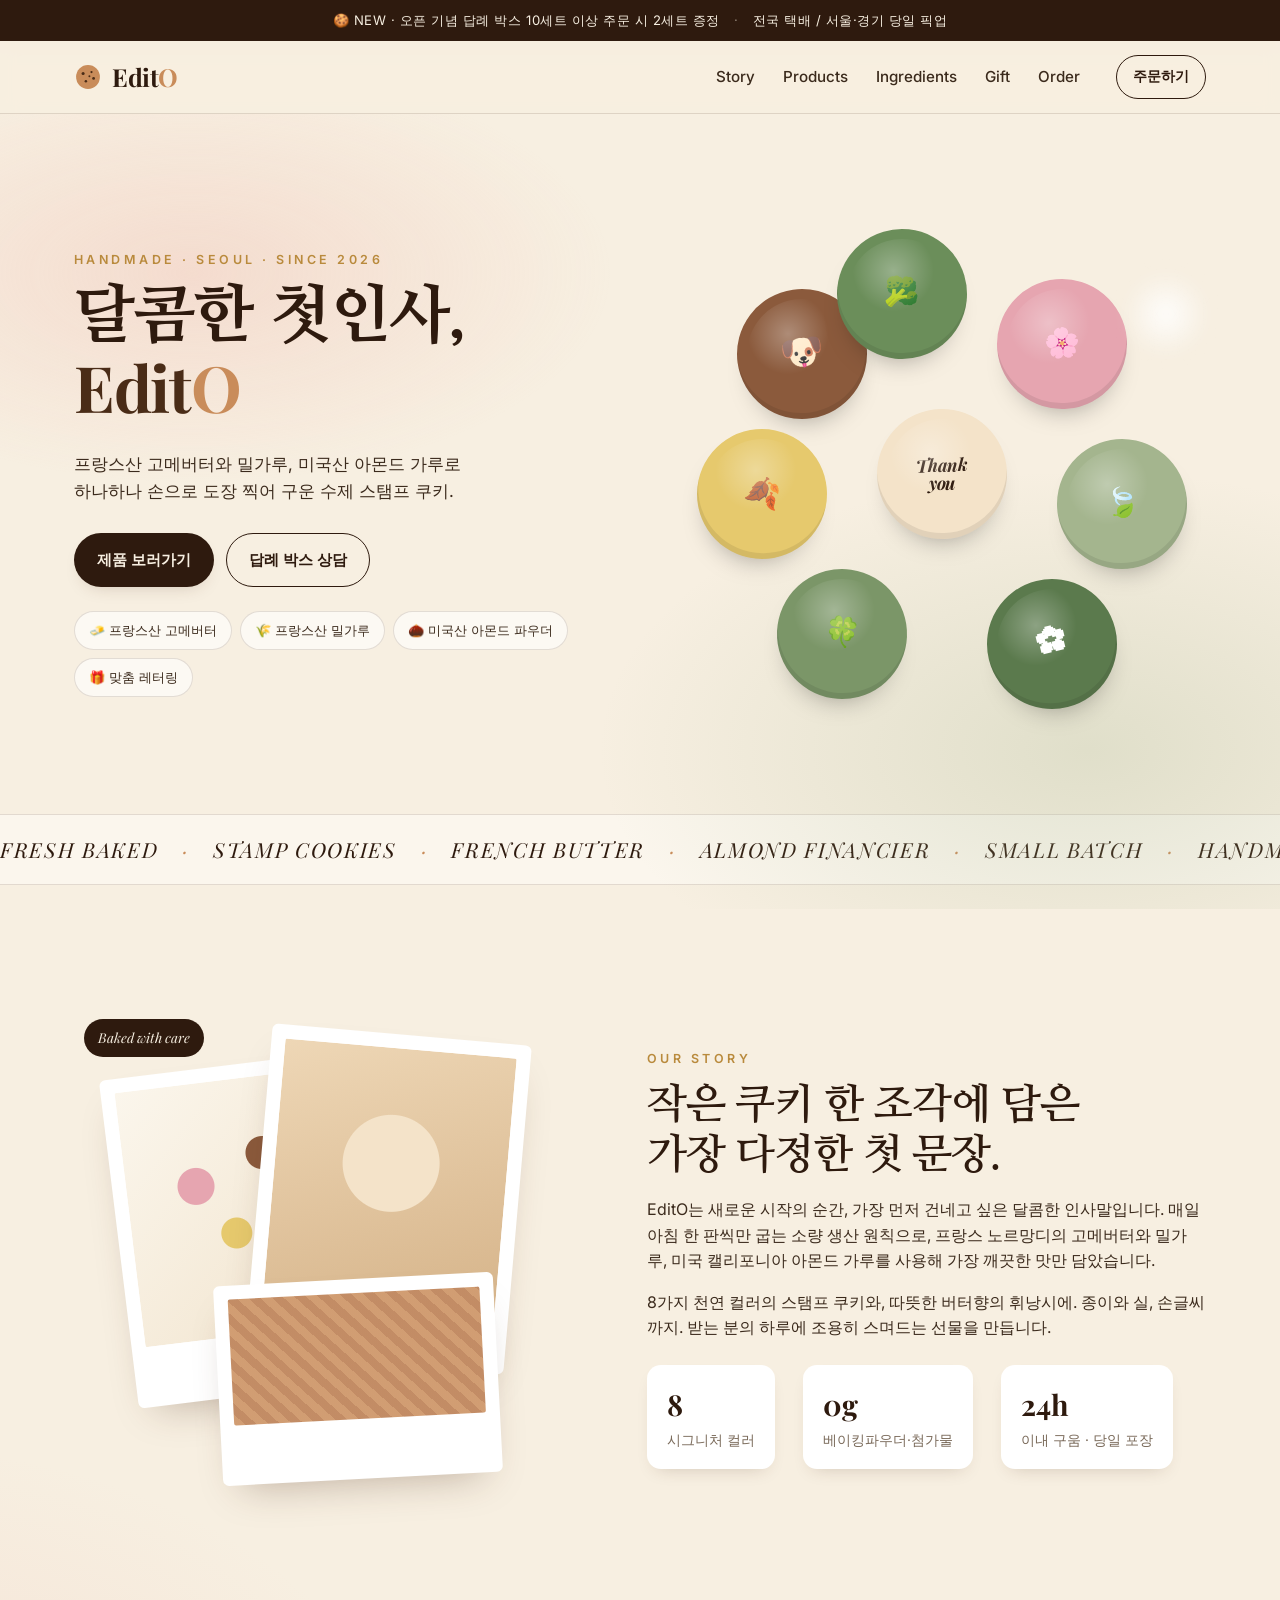
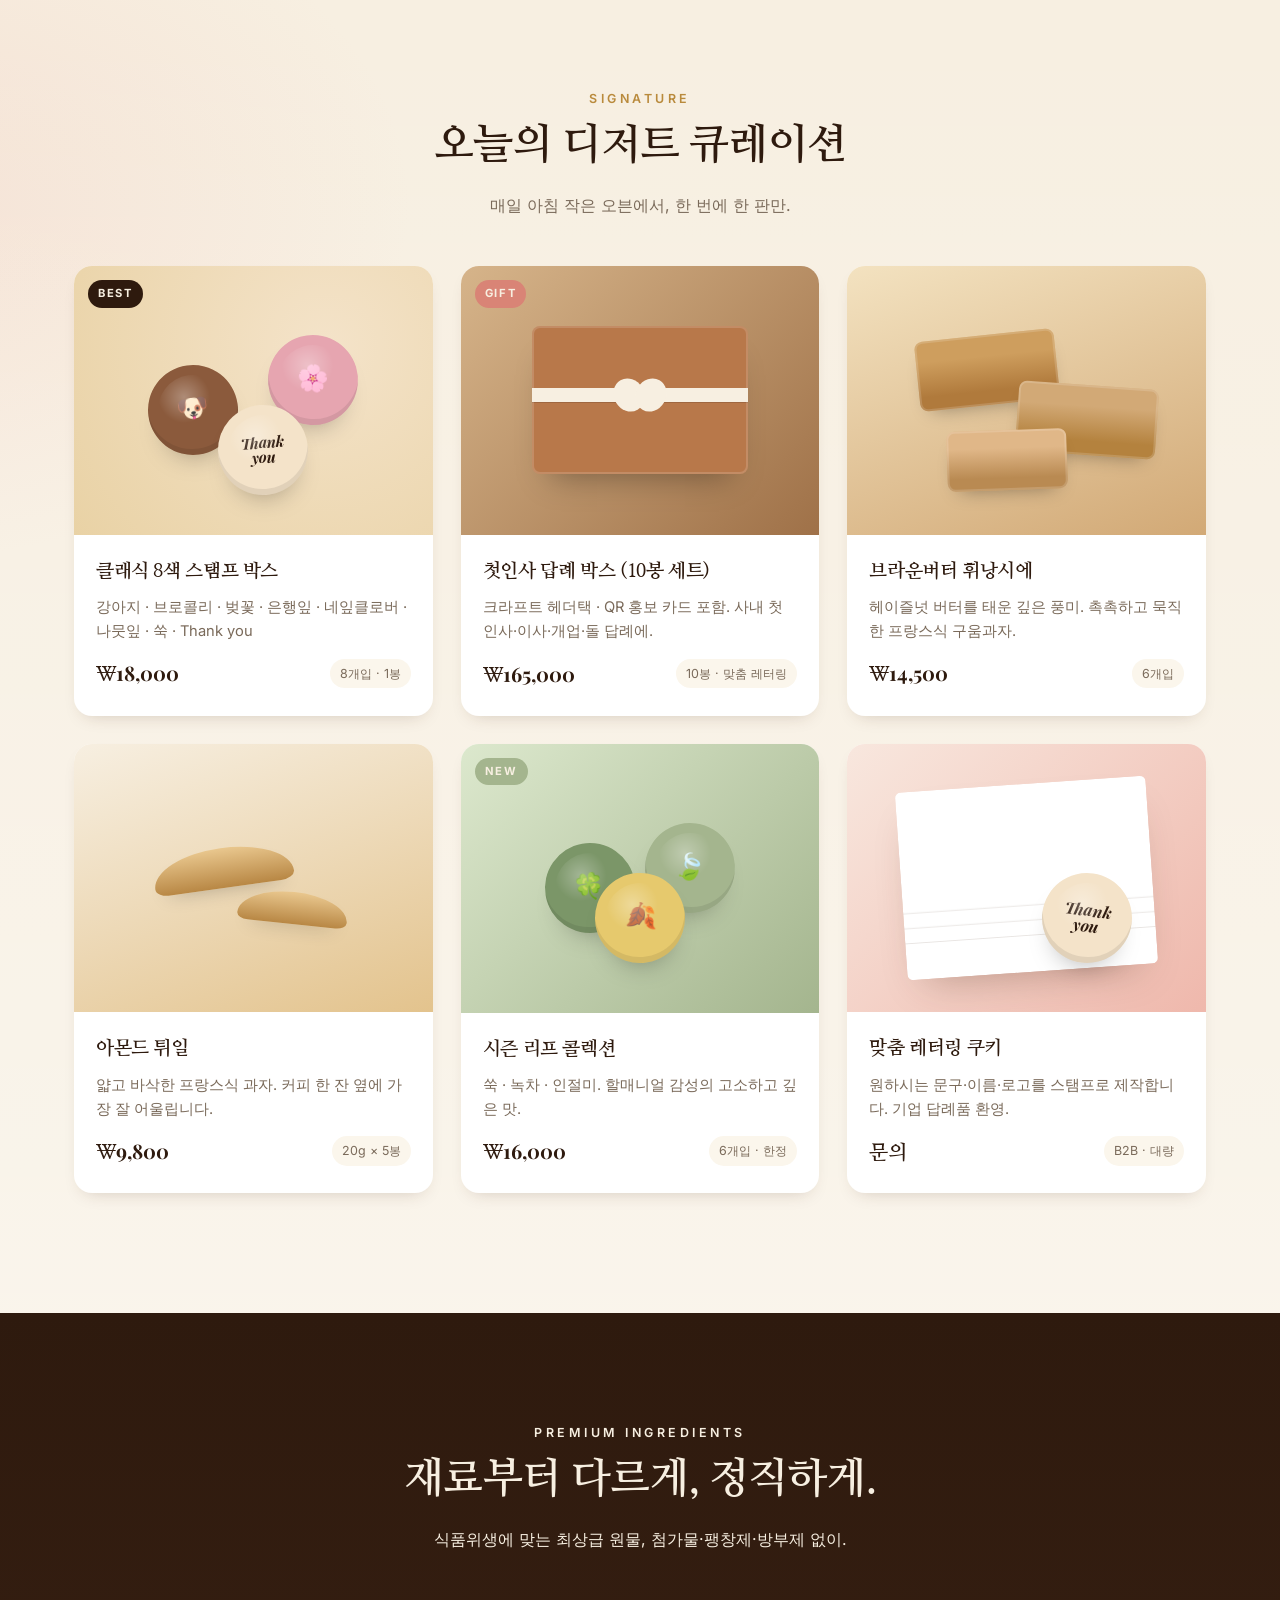
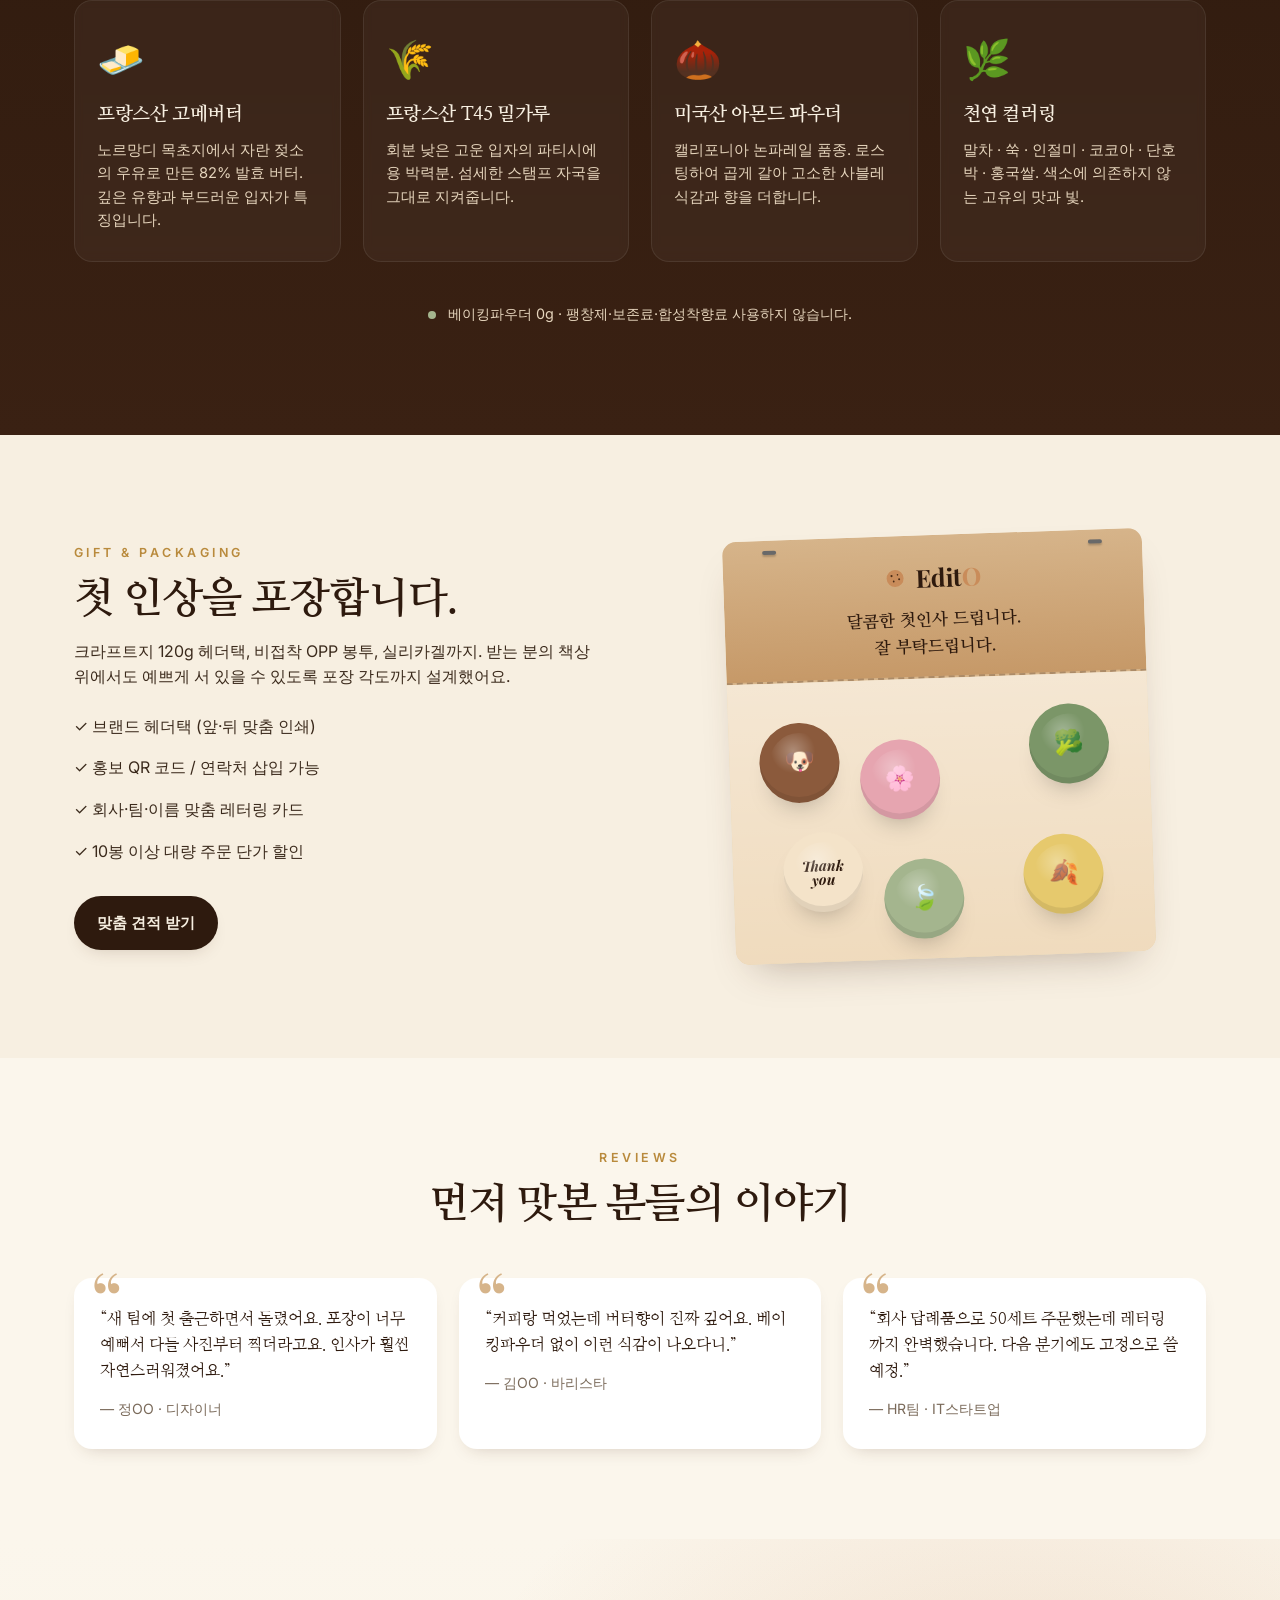
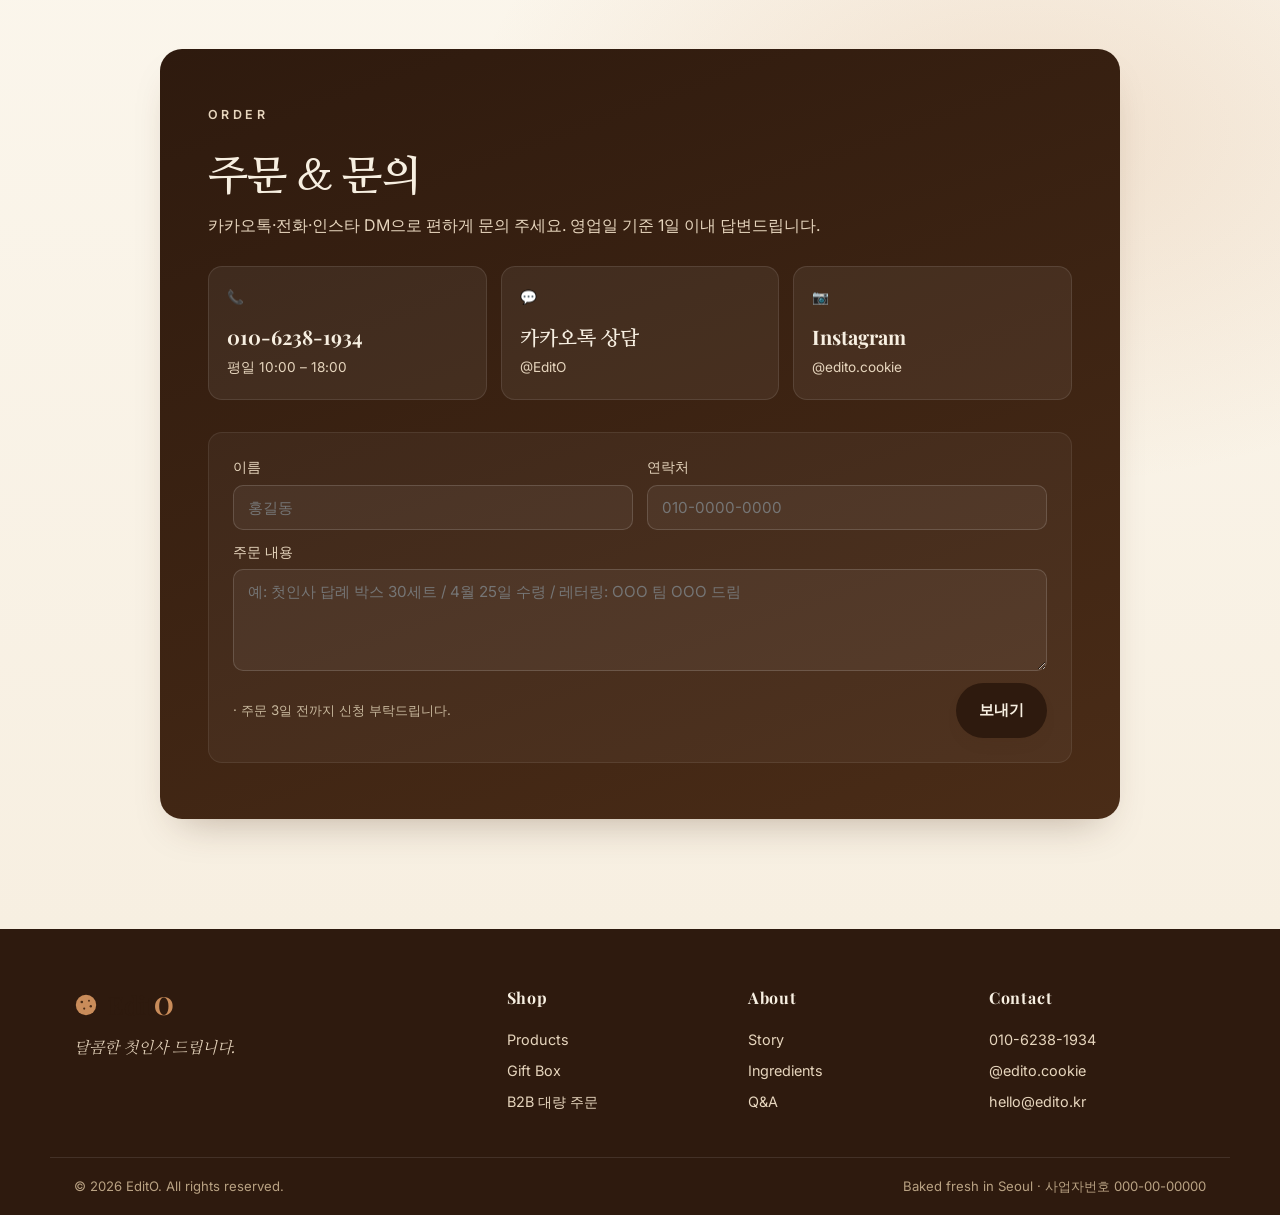
<file: shop/index.html>
<!DOCTYPE html>
<html lang="ko">
<head>
<meta charset="UTF-8" />
<meta name="viewport" content="width=device-width, initial-scale=1.0" />
<title>EditO · 달콤한 첫인사 드립니다</title>
<meta name="description" content="프랑스산 고메버터와 밀가루, 미국산 아몬드 가루로 정성껏 구운 EditO 수제 스탬프 쿠키와 휘낭시에. 달콤한 첫인사를 전하세요." />
<meta property="og:title" content="EditO · 달콤한 첫인사 드립니다" />
<meta property="og:description" content="프랑스산 고메버터 · 밀가루 / 미국산 아몬드 가루로 정성껏 구운 수제 쿠키&휘낭시에" />
<link rel="preconnect" href="https://fonts.googleapis.com">
<link rel="preconnect" href="https://fonts.gstatic.com" crossorigin>
<link href="https://fonts.googleapis.com/css2?family=Gowun+Batang:wght@400;700&family=Nanum+Myeongjo:wght@400;700;800&family=Playfair+Display:ital,wght@0,400;0,600;0,700;1,400&family=Inter:wght@300;400;500;600;700&display=swap" rel="stylesheet">
<link rel="stylesheet" href="style.css" />
</head>
<body>

<!-- ANNOUNCEMENT BAR -->
<div class="announce">
  <div class="announce__inner">
    <span>🍪 NEW · 오픈 기념 답례 박스 10세트 이상 주문 시 2세트 증정</span>
    <span class="announce__dot">·</span>
    <span>전국 택배 / 서울·경기 당일 픽업</span>
  </div>
</div>

<!-- NAV -->
<header class="nav" id="nav">
  <div class="nav__inner">
    <a href="#top" class="brand">
      <span class="brand__mark">
        <svg viewBox="0 0 40 40" width="28" height="28" aria-hidden="true">
          <circle cx="20" cy="20" r="17" fill="#C98C5A"/>
          <circle cx="13" cy="15" r="2.2" fill="#4A2C17"/>
          <circle cx="25" cy="13" r="1.6" fill="#4A2C17"/>
          <circle cx="28" cy="22" r="2" fill="#4A2C17"/>
          <circle cx="17" cy="26" r="1.8" fill="#4A2C17"/>
          <circle cx="22" cy="19" r="1.4" fill="#4A2C17"/>
        </svg>
      </span>
      <span class="brand__name">Edit<span class="brand__o">O</span></span>
    </a>
    <nav class="nav__menu">
      <a href="#story">Story</a>
      <a href="#products">Products</a>
      <a href="#ingredients">Ingredients</a>
      <a href="#gift">Gift</a>
      <a href="#order">Order</a>
    </nav>
    <a href="#order" class="btn btn--ghost btn--sm">주문하기</a>
    <button class="nav__toggle" id="navToggle" aria-label="menu">
      <span></span><span></span><span></span>
    </button>
  </div>
  <div class="nav__mobile" id="navMobile">
    <a href="#story">Story</a>
    <a href="#products">Products</a>
    <a href="#ingredients">Ingredients</a>
    <a href="#gift">Gift</a>
    <a href="#order">Order</a>
  </div>
</header>

<!-- HERO -->
<section class="hero" id="top">
  <div class="hero__bg"></div>
  <div class="hero__inner">
    <div class="hero__text">
      <p class="eyebrow">Handmade · Seoul · Since 2026</p>
      <h1 class="hero__title">
        달콤한 첫인사,<br/>
        <em>Edit<span class="brand__o">O</span></em>
      </h1>
      <p class="hero__lead">
        프랑스산 고메버터와 밀가루, 미국산 아몬드 가루로<br/>
        하나하나 손으로 도장 찍어 구운 수제 스탬프 쿠키.
      </p>
      <div class="hero__cta">
        <a href="#products" class="btn btn--primary">제품 보러가기</a>
        <a href="#gift" class="btn btn--ghost">답례 박스 상담</a>
      </div>
      <ul class="hero__chips">
        <li>🧈 프랑스산 고메버터</li>
        <li>🌾 프랑스산 밀가루</li>
        <li>🌰 미국산 아몬드 파우더</li>
        <li>🎁 맞춤 레터링</li>
      </ul>
    </div>

    <div class="hero__visual">
      <div class="cookie-stack">
        <!-- 8 color cookies -->
        <div class="cookie c-dog"       style="--x:-140px;--y:-120px;--r:-8deg"><span>🐶</span></div>
        <div class="cookie c-brocc"     style="--x:-40px;--y:-180px;--r:6deg"><span>🥦</span></div>
        <div class="cookie c-cherry"    style="--x:120px;--y:-130px;--r:-5deg"><span>🌸</span></div>
        <div class="cookie c-ginkgo"    style="--x:-180px;--y:20px;--r:12deg"><span>🍂</span></div>
        <div class="cookie c-thankyou"  style="--x:0;--y:0;--r:-2deg"><span>Thank<br/>you</span></div>
        <div class="cookie c-leaf"      style="--x:180px;--y:30px;--r:-10deg"><span>🍃</span></div>
        <div class="cookie c-clover"    style="--x:-100px;--y:160px;--r:8deg"><span>🍀</span></div>
        <div class="cookie c-mugwort"   style="--x:110px;--y:170px;--r:-14deg"><span>✿</span></div>
      </div>
      <div class="hero__sparkle"></div>
    </div>
  </div>

  <div class="marquee" aria-hidden="true">
    <div class="marquee__track">
      <span>FRESH BAKED</span><span>·</span>
      <span>STAMP COOKIES</span><span>·</span>
      <span>FRENCH BUTTER</span><span>·</span>
      <span>ALMOND FINANCIER</span><span>·</span>
      <span>SMALL BATCH</span><span>·</span>
      <span>HANDMADE WITH LOVE</span><span>·</span>
      <span>FRESH BAKED</span><span>·</span>
      <span>STAMP COOKIES</span><span>·</span>
      <span>FRENCH BUTTER</span><span>·</span>
      <span>ALMOND FINANCIER</span><span>·</span>
    </div>
  </div>
</section>

<!-- STORY -->
<section class="story" id="story">
  <div class="container story__inner">
    <div class="story__image">
      <div class="frame">
        <div class="frame__tag">Baked with care</div>
        <div class="polaroid polaroid--1"></div>
        <div class="polaroid polaroid--2"></div>
        <div class="polaroid polaroid--3"></div>
      </div>
    </div>
    <div class="story__text">
      <p class="eyebrow">Our Story</p>
      <h2>작은 쿠키 한 조각에 담은<br/>가장 다정한 첫 문장.</h2>
      <p>
        EditO는 새로운 시작의 순간, 가장 먼저 건네고 싶은 달콤한 인사말입니다.
        매일 아침 한 판씩만 굽는 소량 생산 원칙으로, 프랑스 노르망디의 고메버터와
        밀가루, 미국 캘리포니아 아몬드 가루를 사용해 가장 깨끗한 맛만 담았습니다.
      </p>
      <p>
        8가지 천연 컬러의 스탬프 쿠키와, 따뜻한 버터향의 휘낭시에.
        종이와 실, 손글씨까지. 받는 분의 하루에 조용히 스며드는 선물을 만듭니다.
      </p>
      <div class="story__stats">
        <div><strong>8</strong><span>시그니처 컬러</span></div>
        <div><strong>0g</strong><span>베이킹파우더·첨가물</span></div>
        <div><strong>24h</strong><span>이내 구움 · 당일 포장</span></div>
      </div>
    </div>
  </div>
</section>

<!-- PRODUCTS -->
<section class="products" id="products">
  <div class="container">
    <header class="section-head">
      <p class="eyebrow">Signature</p>
      <h2>오늘의 디저트 큐레이션</h2>
      <p class="section-desc">매일 아침 작은 오븐에서, 한 번에 한 판만.</p>
    </header>

    <div class="product-grid">
      <!-- P1 -->
      <article class="product">
        <div class="product__img product__img--classic">
          <div class="cookie-badge">BEST</div>
          <div class="cookie cc"><span>🐶</span></div>
          <div class="cookie cc cc--pink"><span>🌸</span></div>
          <div class="cookie cc cc--cream"><span>Thank<br/>you</span></div>
        </div>
        <div class="product__body">
          <h3>클래식 8색 스탬프 박스</h3>
          <p>강아지 · 브로콜리 · 벚꽃 · 은행잎 · 네잎클로버 · 나뭇잎 · 쑥 · Thank you</p>
          <div class="product__meta">
            <span class="price">₩18,000</span>
            <span class="tag">8개입 · 1봉</span>
          </div>
        </div>
      </article>

      <!-- P2 -->
      <article class="product">
        <div class="product__img product__img--gift">
          <div class="cookie-badge cookie-badge--alt">GIFT</div>
          <div class="ribbon"></div>
          <div class="gift-box"></div>
        </div>
        <div class="product__body">
          <h3>첫인사 답례 박스 (10봉 세트)</h3>
          <p>크라프트 헤더택 · QR 홍보 카드 포함. 사내 첫인사·이사·개업·돌 답례에.</p>
          <div class="product__meta">
            <span class="price">₩165,000</span>
            <span class="tag">10봉 · 맞춤 레터링</span>
          </div>
        </div>
      </article>

      <!-- P3 -->
      <article class="product">
        <div class="product__img product__img--financier">
          <div class="financier"></div>
          <div class="financier financier--2"></div>
          <div class="financier financier--3"></div>
        </div>
        <div class="product__body">
          <h3>브라운버터 휘낭시에</h3>
          <p>헤이즐넛 버터를 태운 깊은 풍미. 촉촉하고 묵직한 프랑스식 구움과자.</p>
          <div class="product__meta">
            <span class="price">₩14,500</span>
            <span class="tag">6개입</span>
          </div>
        </div>
      </article>

      <!-- P4 -->
      <article class="product">
        <div class="product__img product__img--tuile">
          <div class="tuile"></div>
          <div class="tuile tuile--2"></div>
        </div>
        <div class="product__body">
          <h3>아몬드 튀일</h3>
          <p>얇고 바삭한 프랑스식 과자. 커피 한 잔 옆에 가장 잘 어울립니다.</p>
          <div class="product__meta">
            <span class="price">₩9,800</span>
            <span class="tag">20g × 5봉</span>
          </div>
        </div>
      </article>

      <!-- P5 -->
      <article class="product">
        <div class="product__img product__img--seasonal">
          <div class="cookie cc cc--green"><span>🍀</span></div>
          <div class="cookie cc cc--mint"><span>🍃</span></div>
          <div class="cookie cc cc--yellow"><span>🍂</span></div>
          <div class="cookie-badge cookie-badge--new">NEW</div>
        </div>
        <div class="product__body">
          <h3>시즌 리프 콜렉션</h3>
          <p>쑥 · 녹차 · 인절미. 할매니얼 감성의 고소하고 깊은 맛.</p>
          <div class="product__meta">
            <span class="price">₩16,000</span>
            <span class="tag">6개입 · 한정</span>
          </div>
        </div>
      </article>

      <!-- P6 -->
      <article class="product">
        <div class="product__img product__img--letter">
          <div class="letter-card"></div>
          <div class="cookie cc cc--cream"><span>Thank<br/>you</span></div>
        </div>
        <div class="product__body">
          <h3>맞춤 레터링 쿠키</h3>
          <p>원하시는 문구·이름·로고를 스탬프로 제작합니다. 기업 답례품 환영.</p>
          <div class="product__meta">
            <span class="price">문의</span>
            <span class="tag">B2B · 대량</span>
          </div>
        </div>
      </article>
    </div>
  </div>
</section>

<!-- INGREDIENTS -->
<section class="ingredients" id="ingredients">
  <div class="container">
    <header class="section-head section-head--light">
      <p class="eyebrow eyebrow--light">Premium Ingredients</p>
      <h2>재료부터 다르게, 정직하게.</h2>
      <p class="section-desc">식품위생에 맞는 최상급 원물, 첨가물·팽창제·방부제 없이.</p>
    </header>

    <div class="ing-grid">
      <div class="ing">
        <div class="ing__icon">🧈</div>
        <h3>프랑스산 고메버터</h3>
        <p>노르망디 목초지에서 자란 젖소의 우유로 만든 82% 발효 버터. 깊은 유향과 부드러운 입자가 특징입니다.</p>
      </div>
      <div class="ing">
        <div class="ing__icon">🌾</div>
        <h3>프랑스산 T45 밀가루</h3>
        <p>회분 낮은 고운 입자의 파티시에용 박력분. 섬세한 스탬프 자국을 그대로 지켜줍니다.</p>
      </div>
      <div class="ing">
        <div class="ing__icon">🌰</div>
        <h3>미국산 아몬드 파우더</h3>
        <p>캘리포니아 논파레일 품종. 로스팅하여 곱게 갈아 고소한 사블레 식감과 향을 더합니다.</p>
      </div>
      <div class="ing">
        <div class="ing__icon">🌿</div>
        <h3>천연 컬러링</h3>
        <p>말차 · 쑥 · 인절미 · 코코아 · 단호박 · 홍국쌀. 색소에 의존하지 않는 고유의 맛과 빛.</p>
      </div>
    </div>

    <div class="ing-note">
      <span class="dot"></span>
      베이킹파우더 0g · 팽창제·보존료·합성착향료 사용하지 않습니다.
    </div>
  </div>
</section>

<!-- GIFT / PACKAGING -->
<section class="gift" id="gift">
  <div class="container gift__inner">
    <div class="gift__text">
      <p class="eyebrow">Gift & Packaging</p>
      <h2>첫 인상을 포장합니다.</h2>
      <p>
        크라프트지 120g 헤더택, 비접착 OPP 봉투, 실리카겔까지.
        받는 분의 책상 위에서도 예쁘게 서 있을 수 있도록 포장 각도까지 설계했어요.
      </p>
      <ul class="checks">
        <li>✓ 브랜드 헤더택 (앞·뒤 맞춤 인쇄)</li>
        <li>✓ 홍보 QR 코드 / 연락처 삽입 가능</li>
        <li>✓ 회사·팀·이름 맞춤 레터링 카드</li>
        <li>✓ 10봉 이상 대량 주문 단가 할인</li>
      </ul>
      <a href="#order" class="btn btn--primary">맞춤 견적 받기</a>
    </div>
    <div class="gift__visual">
      <div class="pack">
        <div class="pack__header">
          <div class="brand brand--pack">
            <span class="brand__mark brand__mark--sm">
              <svg viewBox="0 0 40 40" width="20" height="20"><circle cx="20" cy="20" r="17" fill="#C98C5A"/><circle cx="13" cy="15" r="2.2" fill="#4A2C17"/><circle cx="25" cy="13" r="1.6" fill="#4A2C17"/><circle cx="28" cy="22" r="2" fill="#4A2C17"/><circle cx="17" cy="26" r="1.8" fill="#4A2C17"/></svg>
            </span>
            <span class="brand__name">Edit<span class="brand__o">O</span></span>
          </div>
          <p class="pack__msg">달콤한 첫인사 드립니다.<br/>잘 부탁드립니다.</p>
          <div class="pack__staple"></div>
          <div class="pack__staple pack__staple--r"></div>
        </div>
        <div class="pack__window">
          <div class="cookie pc"><span>🐶</span></div>
          <div class="cookie pc pc--p"><span>🌸</span></div>
          <div class="cookie pc pc--c"><span>Thank<br/>you</span></div>
          <div class="cookie pc pc--g"><span>🥦</span></div>
          <div class="cookie pc pc--y"><span>🍂</span></div>
          <div class="cookie pc pc--l"><span>🍃</span></div>
        </div>
      </div>
    </div>
  </div>
</section>

<!-- REVIEWS -->
<section class="reviews">
  <div class="container">
    <header class="section-head">
      <p class="eyebrow">Reviews</p>
      <h2>먼저 맛본 분들의 이야기</h2>
    </header>
    <div class="review-grid">
      <blockquote>
        <p>“새 팀에 첫 출근하면서 돌렸어요. 포장이 너무 예뻐서 다들 사진부터 찍더라고요. 인사가 훨씬 자연스러워졌어요.”</p>
        <footer>— 정OO · 디자이너</footer>
      </blockquote>
      <blockquote>
        <p>“커피랑 먹었는데 버터향이 진짜 깊어요. 베이킹파우더 없이 이런 식감이 나오다니.”</p>
        <footer>— 김OO · 바리스타</footer>
      </blockquote>
      <blockquote>
        <p>“회사 답례품으로 50세트 주문했는데 레터링까지 완벽했습니다. 다음 분기에도 고정으로 쓸 예정.”</p>
        <footer>— HR팀 · IT스타트업</footer>
      </blockquote>
    </div>
  </div>
</section>

<!-- ORDER -->
<section class="order" id="order">
  <div class="container order__inner">
    <div class="order__card">
      <p class="eyebrow eyebrow--light">Order</p>
      <h2>주문 & 문의</h2>
      <p>카카오톡·전화·인스타 DM으로 편하게 문의 주세요. 영업일 기준 1일 이내 답변드립니다.</p>

      <div class="order__grid">
        <a class="order__item" href="tel:01062381934">
          <span class="order__icon">📞</span>
          <strong>010-6238-1934</strong>
          <span>평일 10:00 – 18:00</span>
        </a>
        <a class="order__item" href="#">
          <span class="order__icon">💬</span>
          <strong>카카오톡 상담</strong>
          <span>@EditO</span>
        </a>
        <a class="order__item" href="#">
          <span class="order__icon">📷</span>
          <strong>Instagram</strong>
          <span>@edito.cookie</span>
        </a>
      </div>

      <form class="order__form" id="orderForm">
        <div class="row">
          <label>이름<input type="text" name="name" placeholder="홍길동" required></label>
          <label>연락처<input type="tel" name="phone" placeholder="010-0000-0000" required></label>
        </div>
        <label>주문 내용
          <textarea name="message" rows="4" placeholder="예: 첫인사 답례 박스 30세트 / 4월 25일 수령 / 레터링: OOO 팀 OOO 드림" required></textarea>
        </label>
        <div class="row row--submit">
          <small>· 주문 3일 전까지 신청 부탁드립니다.</small>
          <button class="btn btn--primary" type="submit">보내기</button>
        </div>
      </form>
    </div>
  </div>
</section>

<!-- FOOTER -->
<footer class="footer">
  <div class="container footer__inner">
    <div class="footer__brand">
      <div class="brand">
        <span class="brand__mark">
          <svg viewBox="0 0 40 40" width="24" height="24"><circle cx="20" cy="20" r="17" fill="#C98C5A"/><circle cx="13" cy="15" r="2.2" fill="#4A2C17"/><circle cx="25" cy="13" r="1.6" fill="#4A2C17"/><circle cx="28" cy="22" r="2" fill="#4A2C17"/><circle cx="17" cy="26" r="1.8" fill="#4A2C17"/></svg>
        </span>
        <span class="brand__name">Edit<span class="brand__o">O</span></span>
      </div>
      <p>달콤한 첫인사 드립니다.</p>
    </div>
    <div class="footer__cols">
      <div>
        <h4>Shop</h4>
        <a href="#products">Products</a>
        <a href="#gift">Gift Box</a>
        <a href="#order">B2B 대량 주문</a>
      </div>
      <div>
        <h4>About</h4>
        <a href="#story">Story</a>
        <a href="#ingredients">Ingredients</a>
        <a href="#">Q&A</a>
      </div>
      <div>
        <h4>Contact</h4>
        <a href="tel:01062381934">010-6238-1934</a>
        <a href="#">@edito.cookie</a>
        <a href="mailto:hello@edito.kr">hello@edito.kr</a>
      </div>
    </div>
  </div>
  <div class="footer__bottom">
    <span>© 2026 EditO. All rights reserved.</span>
    <span>Baked fresh in Seoul · 사업자번호 000-00-00000</span>
  </div>
</footer>

<script src="script.js"></script>
</body>
</html>
</file>
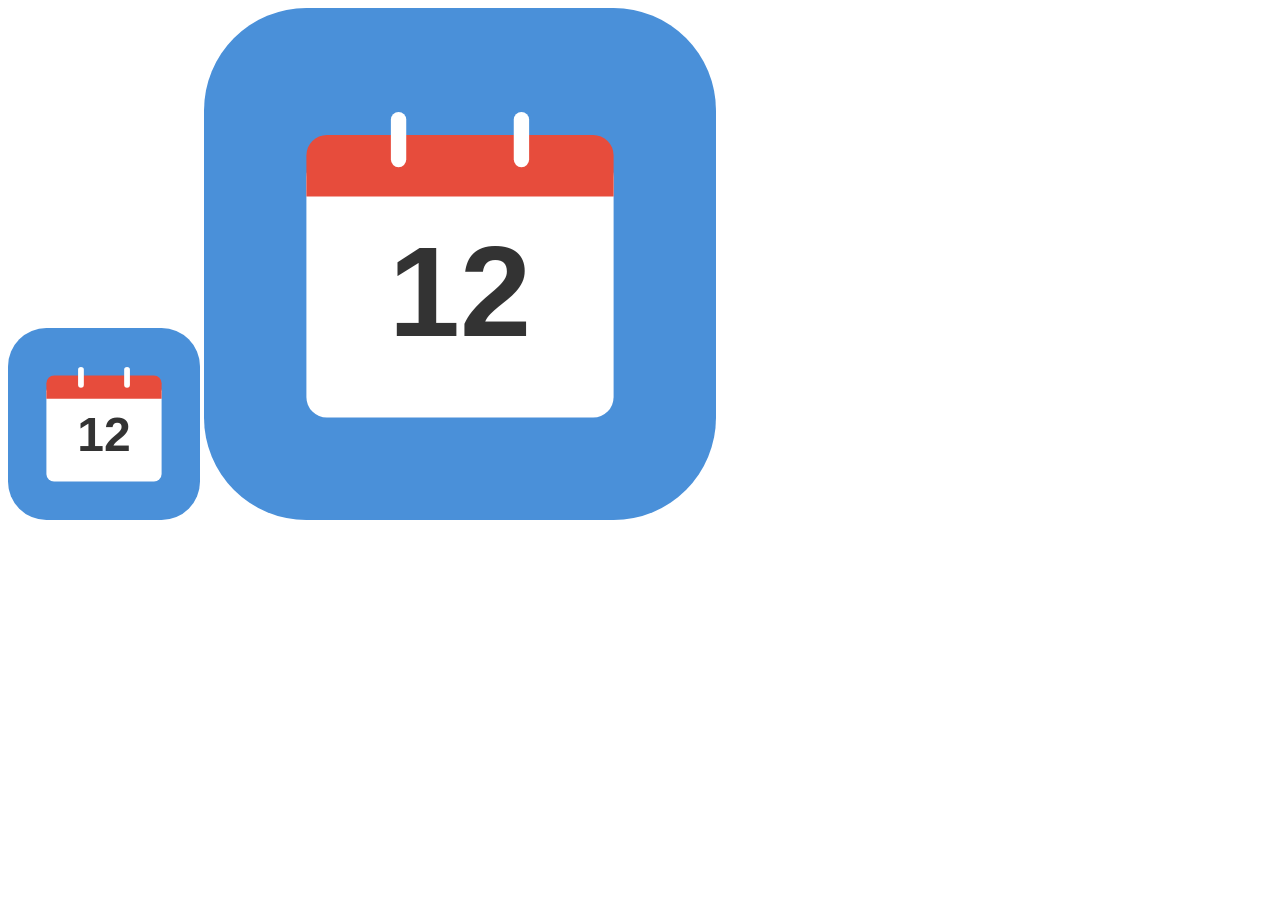
<file: create-icons.html>
<!DOCTYPE html>
<html>
<head><title>아이콘 생성기</title></head>
<body>
<canvas id="c192" width="192" height="192"></canvas>
<canvas id="c512" width="512" height="512"></canvas>
<script>
function drawIcon(canvas) {
    const ctx = canvas.getContext('2d');
    const s = canvas.width;

    // 배경
    ctx.fillStyle = '#4A90D9';
    ctx.beginPath();
    ctx.roundRect(0, 0, s, s, s * 0.2);
    ctx.fill();

    // 캘린더 아이콘
    const m = s * 0.2;
    const w = s - m * 2;
    const h = s - m * 2;

    // 캘린더 몸체
    ctx.fillStyle = 'white';
    ctx.beginPath();
    ctx.roundRect(m, m + h * 0.15, w, h * 0.85, s * 0.04);
    ctx.fill();

    // 캘린더 상단
    ctx.fillStyle = '#E74C3C';
    ctx.beginPath();
    ctx.roundRect(m, m + h * 0.08, w, h * 0.2, [s*0.04, s*0.04, 0, 0]);
    ctx.fill();

    // 고리
    ctx.strokeStyle = 'white';
    ctx.lineWidth = s * 0.03;
    ctx.lineCap = 'round';
    const hookY = m + h * 0.08;
    ctx.beginPath();
    ctx.moveTo(m + w * 0.3, hookY - h * 0.05);
    ctx.lineTo(m + w * 0.3, hookY + h * 0.08);
    ctx.stroke();
    ctx.beginPath();
    ctx.moveTo(m + w * 0.7, hookY - h * 0.05);
    ctx.lineTo(m + w * 0.7, hookY + h * 0.08);
    ctx.stroke();

    // 날짜 텍스트
    ctx.fillStyle = '#333';
    ctx.font = `bold ${s * 0.25}px sans-serif`;
    ctx.textAlign = 'center';
    ctx.textBaseline = 'middle';
    ctx.fillText('12', s / 2, m + h * 0.62);
}

drawIcon(document.getElementById('c192'));
drawIcon(document.getElementById('c512'));

// 다운로드 링크
document.getElementById('c192').toBlob(blob => {
    const a = document.createElement('a');
    a.href = URL.createObjectURL(blob);
    a.download = 'icon-192.png';
    a.click();
});
document.getElementById('c512').toBlob(blob => {
    const a = document.createElement('a');
    a.href = URL.createObjectURL(blob);
    a.download = 'icon-512.png';
    a.click();
});
</script>
</body>
</html>
</file>
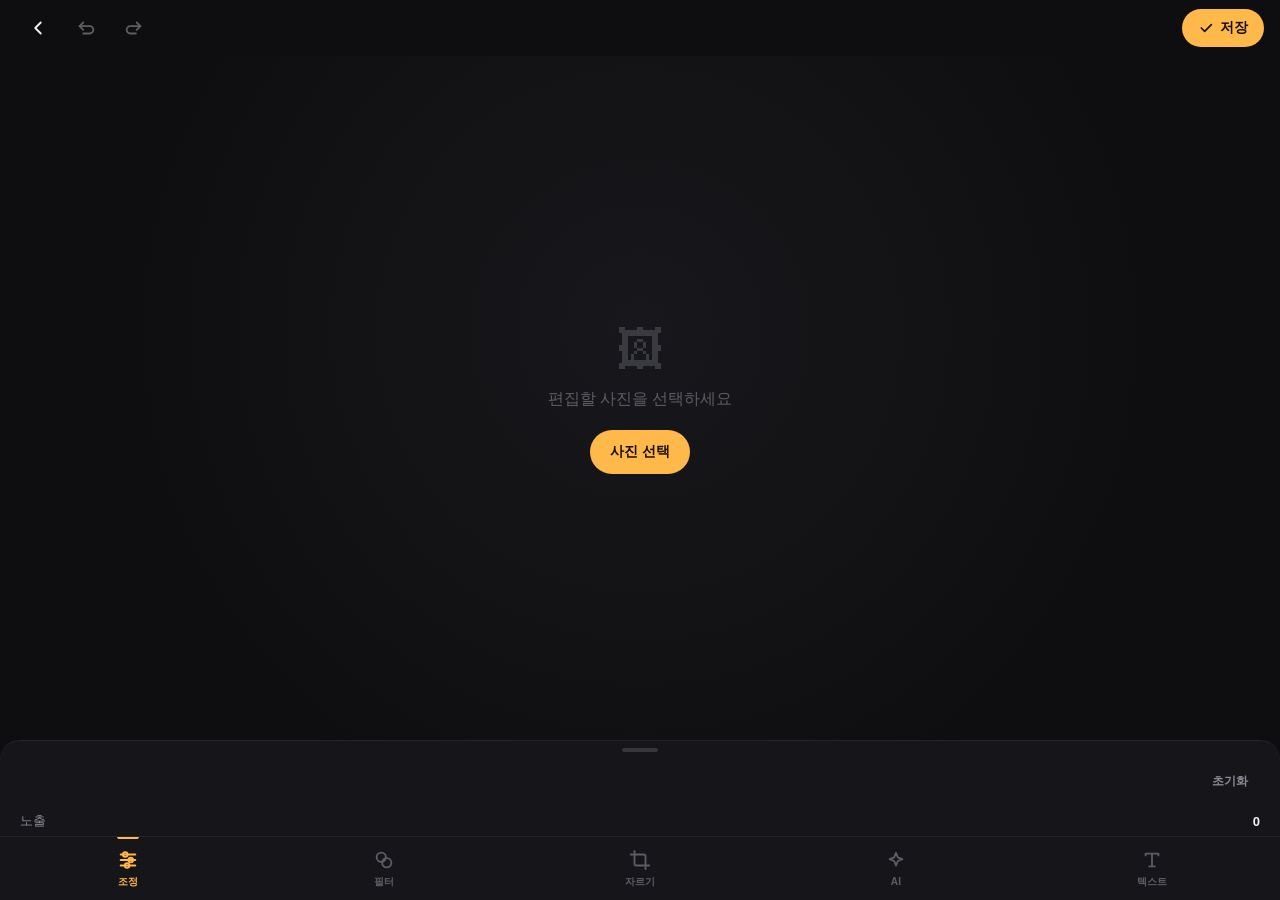
<file: public/photo-editor.html>
<!DOCTYPE html>
<html lang="ko">
<head>
<meta charset="UTF-8">
<meta name="viewport" content="width=device-width, initial-scale=1.0, viewport-fit=cover">
<title>EditO — Photo Editor</title>
<style>
:root {
    --bg: #0E0E10;
    --surface: #16161A;
    --surface-2: #1F1F24;
    --border: rgba(255,255,255,0.07);
    --border-strong: rgba(255,255,255,0.14);
    --text: #F2F2F4;
    --text-dim: #8A8A93;
    --text-mute: #5C5C66;
    --accent: #FFB84A;
    --accent-soft: rgba(255,184,74,0.12);
    --danger: #FF5A5F;
    --sheet-peek: 96px;
    --sheet-full: 320px;
    --topbar-h: 56px;
    --tabbar-h: 64px;
    --safe-bottom: env(safe-area-inset-bottom, 0px);
    --safe-top: env(safe-area-inset-top, 0px);
    --ease: cubic-bezier(.22,1,.36,1);
}

* { box-sizing: border-box; -webkit-tap-highlight-color: transparent; }
html, body { margin: 0; padding: 0; height: 100%; overflow: hidden; background: var(--bg); color: var(--text); font-family: -apple-system, BlinkMacSystemFont, "SF Pro", "Segoe UI", "Noto Sans KR", sans-serif; user-select: none; -webkit-user-select: none; }
button { font-family: inherit; color: inherit; border: 0; background: transparent; cursor: pointer; padding: 0; }
input, select { font-family: inherit; }

/* ===== App shell ===== */
.app {
    height: 100dvh;
    display: grid;
    grid-template-rows: calc(var(--topbar-h) + var(--safe-top)) 1fr auto calc(var(--tabbar-h) + var(--safe-bottom));
}

/* ===== Top bar ===== */
.topbar {
    padding: var(--safe-top) 16px 0;
    display: flex;
    align-items: center;
    gap: 4px;
    background: linear-gradient(180deg, rgba(14,14,16,0.96), rgba(14,14,16,0.72) 70%, transparent);
    position: relative;
    z-index: 30;
}
.topbar .spacer { flex: 1; }
.icon-btn {
    width: 44px; height: 44px;
    display: inline-flex; align-items: center; justify-content: center;
    border-radius: 12px;
    color: var(--text);
    transition: background .12s var(--ease), opacity .12s;
}
.icon-btn:hover { background: rgba(255,255,255,0.06); }
.icon-btn:disabled { opacity: 0.35; }
.icon-btn svg { width: 22px; height: 22px; stroke: currentColor; stroke-width: 2; fill: none; stroke-linecap: round; stroke-linejoin: round; }
.save-btn {
    height: 38px; padding: 0 16px;
    border-radius: 999px;
    background: var(--accent);
    color: #1A0F00;
    font-weight: 700; font-size: 14px;
    display: inline-flex; align-items: center; gap: 6px;
    transition: transform .1s var(--ease), filter .1s;
}
.save-btn:hover { filter: brightness(1.05); }
.save-btn:active { transform: scale(0.97); }

/* ===== Canvas ===== */
.canvas-wrap {
    position: relative;
    overflow: hidden;
    display: flex; align-items: center; justify-content: center;
    background: radial-gradient(circle at 50% 40%, #18181C 0%, var(--bg) 70%);
    touch-action: none;
}
.canvas-stage {
    max-width: 92%; max-height: 92%;
    position: relative;
    transition: transform .12s var(--ease);
}
.canvas-img {
    display: block;
    max-width: 100%; max-height: 100%;
    border-radius: 8px;
    box-shadow: 0 8px 40px rgba(0,0,0,0.6);
    will-change: filter, transform;
}
.empty-state {
    color: var(--text-mute);
    text-align: center;
    padding: 32px;
    display: flex; flex-direction: column; gap: 12px; align-items: center;
}
.empty-state .ico { font-size: 48px; opacity: 0.5; }
.empty-state .pick {
    margin-top: 8px;
    height: 44px; padding: 0 20px;
    border-radius: 999px;
    background: var(--accent); color: #1A0F00;
    font-weight: 700; font-size: 14px;
}

/* Floating value badge while dragging slider */
.value-badge {
    position: absolute;
    top: 16px; left: 50%; transform: translateX(-50%);
    background: rgba(20,20,24,0.92);
    backdrop-filter: blur(10px);
    border: 1px solid var(--border);
    color: var(--text);
    padding: 6px 14px; border-radius: 999px;
    font-size: 13px; font-weight: 600;
    opacity: 0; pointer-events: none;
    transition: opacity .14s var(--ease);
}
.value-badge.show { opacity: 1; }

/* ===== Bottom sheet ===== */
.sheet {
    background: var(--surface);
    border-top: 1px solid var(--border);
    border-radius: 20px 20px 0 0;
    overflow: hidden;
    transition: height .32s var(--ease);
    height: var(--sheet-peek);
    position: relative;
    z-index: 20;
}
.sheet.expanded { height: var(--sheet-full); }
.sheet-handle {
    height: 18px; display: flex; align-items: center; justify-content: center;
    cursor: grab;
}
.sheet-handle::before {
    content: ''; width: 36px; height: 4px; border-radius: 999px;
    background: var(--border-strong);
}
.sheet-body {
    padding: 0 8px 16px;
    height: calc(100% - 18px);
    overflow-y: auto;
    -webkit-overflow-scrolling: touch;
}
.sheet-panel {
    display: none;
    animation: fadeUp .22s var(--ease);
}
.sheet-panel.active { display: block; }
@keyframes fadeUp {
    from { opacity: 0; transform: translateY(6px); }
    to { opacity: 1; transform: none; }
}

/* Adjust sliders */
.adjust-list { display: flex; flex-direction: column; gap: 4px; padding: 4px 8px; }
.adjust-row {
    padding: 10px 4px;
}
.adjust-head {
    display: flex; justify-content: space-between; align-items: center;
    margin-bottom: 8px;
}
.adjust-label {
    font-size: 13px; font-weight: 500; color: var(--text-dim);
    letter-spacing: 0.2px;
}
.adjust-value {
    font-size: 13px; font-weight: 700; color: var(--text);
    font-variant-numeric: tabular-nums;
    min-width: 36px; text-align: right;
}
.adjust-value.changed { color: var(--accent); }

input[type="range"].slider {
    -webkit-appearance: none; appearance: none;
    width: 100%; height: 44px; background: transparent;
    margin: 0; padding: 0;
}
input[type="range"].slider::-webkit-slider-runnable-track {
    height: 4px; border-radius: 999px;
    background: linear-gradient(to right, var(--accent) var(--fill, 50%), rgba(255,255,255,0.12) var(--fill, 50%));
}
input[type="range"].slider::-moz-range-track {
    height: 4px; border-radius: 999px; background: rgba(255,255,255,0.12);
}
input[type="range"].slider::-moz-range-progress {
    height: 4px; border-radius: 999px; background: var(--accent);
}
input[type="range"].slider::-webkit-slider-thumb {
    -webkit-appearance: none;
    width: 22px; height: 22px; border-radius: 50%;
    background: #fff;
    border: 2px solid var(--accent);
    margin-top: -9px;
    box-shadow: 0 1px 6px rgba(0,0,0,0.35);
    cursor: pointer;
    transition: transform .1s var(--ease);
}
input[type="range"].slider:active::-webkit-slider-thumb { transform: scale(1.15); }
input[type="range"].slider::-moz-range-thumb {
    width: 22px; height: 22px; border-radius: 50%;
    background: #fff; border: 2px solid var(--accent);
    box-shadow: 0 1px 6px rgba(0,0,0,0.35);
    cursor: pointer;
}

/* Filter carousel */
.filter-rail {
    display: flex; gap: 10px; overflow-x: auto; overflow-y: hidden;
    padding: 12px 16px 16px;
    scroll-snap-type: x mandatory;
    -ms-overflow-style: none; scrollbar-width: none;
}
.filter-rail::-webkit-scrollbar { display: none; }
.filter-tile {
    flex: 0 0 76px;
    display: flex; flex-direction: column; align-items: center; gap: 6px;
    scroll-snap-align: start;
}
.filter-thumb {
    width: 72px; height: 72px;
    border-radius: 12px;
    overflow: hidden;
    border: 2px solid transparent;
    background: var(--surface-2);
    position: relative;
    transition: border-color .14s var(--ease), transform .14s var(--ease);
}
.filter-thumb.active {
    border-color: var(--accent);
    transform: scale(1.02);
}
.filter-thumb img, .filter-thumb canvas {
    width: 100%; height: 100%; object-fit: cover; display: block;
}
.filter-name {
    font-size: 11px; font-weight: 500; color: var(--text-dim);
    letter-spacing: 0.2px;
}
.filter-tile.active .filter-name { color: var(--accent); }

/* Crop ratios */
.chip-row {
    display: flex; gap: 8px; padding: 14px 16px; flex-wrap: wrap;
}
.chip {
    height: 36px; padding: 0 14px;
    border-radius: 999px;
    border: 1px solid var(--border);
    background: var(--surface-2);
    color: var(--text-dim);
    font-size: 13px; font-weight: 600;
    display: inline-flex; align-items: center; gap: 6px;
    min-height: 44px;
}
.chip.active {
    background: var(--accent-soft);
    border-color: var(--accent);
    color: var(--accent);
}

/* AI grid */
.ai-grid {
    display: grid; grid-template-columns: 1fr 1fr; gap: 10px;
    padding: 14px 16px;
}
.ai-card {
    background: var(--surface-2);
    border: 1px solid var(--border);
    border-radius: 14px;
    padding: 14px;
    display: flex; flex-direction: column; gap: 8px;
    text-align: left;
    transition: background .14s var(--ease), border-color .14s var(--ease), transform .1s;
    min-height: 96px;
}
.ai-card:hover { background: #23232A; border-color: var(--border-strong); }
.ai-card:active { transform: scale(0.98); }
.ai-card .ico {
    width: 32px; height: 32px; border-radius: 8px;
    background: var(--accent-soft); color: var(--accent);
    display: inline-flex; align-items: center; justify-content: center;
    font-size: 18px;
}
.ai-card .title { font-size: 14px; font-weight: 700; color: var(--text); }
.ai-card .desc { font-size: 11px; color: var(--text-mute); line-height: 1.4; }
.ai-card.featured {
    border-color: var(--accent);
    background: linear-gradient(140deg, var(--accent-soft), transparent 60%);
}

/* Text panel */
.text-panel { padding: 14px 16px; display: flex; flex-direction: column; gap: 14px; }
.text-input {
    width: 100%; height: 44px;
    background: var(--surface-2); border: 1px solid var(--border);
    border-radius: 12px; padding: 0 14px;
    color: var(--text); font-size: 14px;
    outline: none;
}
.text-input:focus { border-color: var(--accent); }
.font-row { display: flex; gap: 8px; overflow-x: auto; padding-bottom: 4px; }
.font-row::-webkit-scrollbar { display: none; }
.font-chip {
    flex: 0 0 auto; height: 36px; min-height: 44px; padding: 0 14px;
    border-radius: 999px; border: 1px solid var(--border);
    background: var(--surface-2); color: var(--text);
    font-size: 14px; font-weight: 600;
}
.font-chip.active { border-color: var(--accent); color: var(--accent); }
.color-row { display: flex; gap: 10px; }
.color-dot {
    width: 28px; height: 28px; border-radius: 50%;
    border: 2px solid transparent;
    min-width: 44px; min-height: 44px;
    background-clip: content-box;
    padding: 8px;
    background-origin: content-box;
    display: inline-flex;
}
.color-dot.active { border-color: var(--accent); }

/* ===== Tab bar ===== */
.tabbar {
    padding-bottom: var(--safe-bottom);
    background: var(--surface);
    border-top: 1px solid var(--border);
    display: grid; grid-template-columns: repeat(5, 1fr);
    height: calc(var(--tabbar-h) + var(--safe-bottom));
    position: relative;
    z-index: 25;
}
.tab {
    display: flex; flex-direction: column; align-items: center; justify-content: center;
    gap: 4px; min-height: 44px;
    color: var(--text-mute);
    transition: color .14s var(--ease);
    position: relative;
}
.tab svg { width: 22px; height: 22px; stroke: currentColor; stroke-width: 2; fill: none; stroke-linecap: round; stroke-linejoin: round; }
.tab .lbl { font-size: 10px; font-weight: 600; letter-spacing: 0.2px; }
.tab.active { color: var(--accent); }
.tab.active::before {
    content: ''; position: absolute; top: 0; left: 50%;
    transform: translateX(-50%);
    width: 22px; height: 2px; border-radius: 0 0 2px 2px;
    background: var(--accent);
}

/* Hidden file input */
#file { display: none; }

/* Reset button (small, inside adjust panel) */
.reset-bar {
    display: flex; justify-content: flex-end; padding: 6px 12px 0;
}
.reset-btn {
    font-size: 12px; font-weight: 600;
    color: var(--text-dim);
    padding: 8px 12px;
    border-radius: 8px;
    transition: color .12s, background .12s;
}
.reset-btn:hover { color: var(--text); background: rgba(255,255,255,0.04); }

/* Toast */
.toast {
    position: fixed; bottom: calc(var(--tabbar-h) + var(--sheet-peek) + 20px + var(--safe-bottom));
    left: 50%; transform: translate(-50%, 8px);
    background: rgba(20,20,24,0.96); backdrop-filter: blur(12px);
    border: 1px solid var(--border);
    color: var(--text);
    padding: 10px 16px; border-radius: 999px;
    font-size: 13px; font-weight: 600;
    opacity: 0; pointer-events: none;
    transition: opacity .22s var(--ease), transform .22s var(--ease);
    z-index: 50;
}
.toast.show { opacity: 1; transform: translate(-50%, 0); }
</style>
</head>
<body>
<div class="app">

    <!-- TOP BAR -->
    <header class="topbar">
        <button class="icon-btn" aria-label="뒤로" id="back-btn">
            <svg viewBox="0 0 24 24"><path d="M15 6l-6 6 6 6"/></svg>
        </button>
        <button class="icon-btn" aria-label="되돌리기" id="undo-btn" disabled>
            <svg viewBox="0 0 24 24"><path d="M9 14l-4-4 4-4"/><path d="M5 10h11a4 4 0 014 4v0a4 4 0 01-4 4H9"/></svg>
        </button>
        <button class="icon-btn" aria-label="다시실행" id="redo-btn" disabled>
            <svg viewBox="0 0 24 24"><path d="M15 14l4-4-4-4"/><path d="M19 10H8a4 4 0 00-4 4v0a4 4 0 004 4h6"/></svg>
        </button>
        <div class="spacer"></div>
        <button class="save-btn" id="save-btn">
            <svg width="16" height="16" viewBox="0 0 24 24" fill="none" stroke="currentColor" stroke-width="2.5" stroke-linecap="round" stroke-linejoin="round"><path d="M5 12l5 5L20 7"/></svg>
            저장
        </button>
    </header>

    <!-- CANVAS -->
    <main class="canvas-wrap" id="canvas-wrap">
        <div class="value-badge" id="value-badge"></div>
        <div class="canvas-stage" id="canvas-stage">
            <img class="canvas-img" id="canvas-img" alt="" />
        </div>
        <div class="empty-state" id="empty-state">
            <div class="ico">🖼</div>
            <div>편집할 사진을 선택하세요</div>
            <button class="pick" id="pick-btn">사진 선택</button>
        </div>
    </main>
    <input type="file" id="file" accept="image/*">

    <!-- BOTTOM SHEET -->
    <section class="sheet" id="sheet">
        <div class="sheet-handle" id="sheet-handle"></div>
        <div class="sheet-body">

            <!-- 조정 -->
            <div class="sheet-panel active" data-panel="adjust">
                <div class="reset-bar">
                    <button class="reset-btn" id="reset-adjust">초기화</button>
                </div>
                <div class="adjust-list" id="adjust-list">
                    <!-- 슬라이더는 JS로 렌더 -->
                </div>
            </div>

            <!-- 필터 -->
            <div class="sheet-panel" data-panel="filter">
                <div class="filter-rail" id="filter-rail"></div>
            </div>

            <!-- 자르기 -->
            <div class="sheet-panel" data-panel="crop">
                <div class="chip-row" id="ratio-row">
                    <button class="chip active" data-ratio="free">자유</button>
                    <button class="chip" data-ratio="1:1">1:1</button>
                    <button class="chip" data-ratio="4:5">4:5</button>
                    <button class="chip" data-ratio="3:4">3:4</button>
                    <button class="chip" data-ratio="16:9">16:9</button>
                    <button class="chip" data-ratio="9:16">9:16</button>
                </div>
                <div class="adjust-list" style="padding: 0 8px;">
                    <div class="adjust-row">
                        <div class="adjust-head">
                            <span class="adjust-label">회전</span>
                            <span class="adjust-value" id="rotate-val">0°</span>
                        </div>
                        <input type="range" class="slider" id="rotate-slider" min="-45" max="45" value="0" step="1">
                    </div>
                </div>
            </div>

            <!-- AI -->
            <div class="sheet-panel" data-panel="ai">
                <div class="ai-grid">
                    <button class="ai-card featured" data-ai="autotune">
                        <div class="ico">✨</div>
                        <div class="title">자동 보정</div>
                        <div class="desc">1탭으로 노출·화이트밸런스 최적화</div>
                    </button>
                    <button class="ai-card" data-ai="bg-remove">
                        <div class="ico">🪄</div>
                        <div class="title">배경 제거</div>
                        <div class="desc">피사체만 깨끗하게 추출</div>
                    </button>
                    <button class="ai-card" data-ai="magic-eraser">
                        <div class="ico">🧽</div>
                        <div class="title">매직 지우개</div>
                        <div class="desc">원치 않는 물체 자연스럽게 삭제</div>
                    </button>
                    <button class="ai-card" data-ai="generative-fill">
                        <div class="ico">🎨</div>
                        <div class="title">생성형 채우기</div>
                        <div class="desc">프롬프트로 새 요소 추가</div>
                    </button>
                </div>
            </div>

            <!-- 텍스트 -->
            <div class="sheet-panel" data-panel="text">
                <div class="text-panel">
                    <input type="text" class="text-input" id="text-input" placeholder="텍스트 입력">
                    <div class="font-row">
                        <button class="font-chip active" style="font-family:-apple-system,sans-serif">Sans</button>
                        <button class="font-chip" style="font-family:Georgia,serif">Serif</button>
                        <button class="font-chip" style="font-family:'Courier New',monospace">Mono</button>
                        <button class="font-chip" style="font-weight:900">Bold</button>
                        <button class="font-chip" style="font-style:italic">Italic</button>
                    </div>
                    <div class="color-row">
                        <button class="color-dot active" style="background:#FFFFFF"></button>
                        <button class="color-dot" style="background:#000000"></button>
                        <button class="color-dot" style="background:#FFB84A"></button>
                        <button class="color-dot" style="background:#FF5A5F"></button>
                        <button class="color-dot" style="background:#4A90D9"></button>
                        <button class="color-dot" style="background:#2ECC71"></button>
                    </div>
                </div>
            </div>

        </div>
    </section>

    <!-- TAB BAR -->
    <nav class="tabbar" id="tabbar">
        <button class="tab active" data-tab="adjust">
            <svg viewBox="0 0 24 24"><line x1="4" y1="6" x2="20" y2="6"/><circle cx="9" cy="6" r="2.5"/><line x1="4" y1="12" x2="20" y2="12"/><circle cx="15" cy="12" r="2.5"/><line x1="4" y1="18" x2="20" y2="18"/><circle cx="11" cy="18" r="2.5"/></svg>
            <span class="lbl">조정</span>
        </button>
        <button class="tab" data-tab="filter">
            <svg viewBox="0 0 24 24"><circle cx="9" cy="9" r="5"/><circle cx="15" cy="15" r="5"/></svg>
            <span class="lbl">필터</span>
        </button>
        <button class="tab" data-tab="crop">
            <svg viewBox="0 0 24 24"><path d="M6 2v14a2 2 0 002 2h14"/><path d="M18 22V8a2 2 0 00-2-2H2"/></svg>
            <span class="lbl">자르기</span>
        </button>
        <button class="tab" data-tab="ai">
            <svg viewBox="0 0 24 24"><path d="M12 3l2 5 5 2-5 2-2 5-2-5-5-2 5-2z"/></svg>
            <span class="lbl">AI</span>
        </button>
        <button class="tab" data-tab="text">
            <svg viewBox="0 0 24 24"><path d="M5 7V5h14v2"/><line x1="12" y1="5" x2="12" y2="19"/><line x1="9" y1="19" x2="15" y2="19"/></svg>
            <span class="lbl">텍스트</span>
        </button>
    </nav>

</div>

<div class="toast" id="toast"></div>

<script>
// ============ State ============
const ADJUSTMENTS = [
    { key: 'exposure',  label: '노출',   min: -100, max: 100, def: 0, unit: '' },
    { key: 'contrast',  label: '대비',   min: -100, max: 100, def: 0, unit: '' },
    { key: 'saturation', label: '채도',  min: -100, max: 100, def: 0, unit: '' },
    { key: 'temperature', label: '온도', min: -100, max: 100, def: 0, unit: '' },
    { key: 'vignette',  label: '비네트', min: 0,    max: 100, def: 0, unit: '' },
];

const FILTERS = [
    { key: 'original', name: 'Original', css: '' },
    { key: 'mono',     name: 'Mono',     css: 'grayscale(1) contrast(1.05)' },
    { key: 'warm',     name: 'Warm',     css: 'saturate(1.1) sepia(0.18) brightness(1.04)' },
    { key: 'cool',     name: 'Cool',     css: 'saturate(1.05) hue-rotate(-12deg) brightness(1.02)' },
    { key: 'fade',     name: 'Fade',     css: 'saturate(0.78) contrast(0.92) brightness(1.05)' },
    { key: 'vivid',    name: 'Vivid',    css: 'saturate(1.35) contrast(1.12)' },
    { key: 'noir',     name: 'Noir',     css: 'grayscale(1) contrast(1.3) brightness(0.95)' },
    { key: 'film',     name: 'Film',     css: 'sepia(0.25) saturate(1.12) contrast(1.08)' },
];

const state = {
    adjust: Object.fromEntries(ADJUSTMENTS.map(a => [a.key, a.def])),
    filter: 'original',
    rotate: 0,
    ratio: 'free',
    activeTab: 'adjust',
    history: [],
    future: [],
};

// ============ DOM refs ============
const $ = id => document.getElementById(id);
const canvasImg = $('canvas-img');
const canvasStage = $('canvas-stage');
const emptyState = $('empty-state');
const sheet = $('sheet');
const valueBadge = $('value-badge');
const toast = $('toast');

// ============ Init ============
canvasImg.style.display = 'none';

renderAdjust();
renderFilters();

// ============ File picker ============
$('pick-btn').addEventListener('click', () => $('file').click());
$('file').addEventListener('change', (e) => {
    const file = e.target.files && e.target.files[0];
    if (!file) return;
    const reader = new FileReader();
    reader.onload = (ev) => {
        canvasImg.src = ev.target.result;
        canvasImg.style.display = 'block';
        emptyState.style.display = 'none';
        renderFilterThumbs();
        showToast('사진 불러오기 완료');
    };
    reader.readAsDataURL(file);
});

// Make canvas area itself clickable when empty
$('canvas-wrap').addEventListener('click', (e) => {
    if (emptyState.style.display !== 'none' && e.target !== $('pick-btn')) {
        $('file').click();
    }
});

// ============ Tab switching ============
document.querySelectorAll('.tab').forEach(t => {
    t.addEventListener('click', () => switchTab(t.dataset.tab));
});
function switchTab(name) {
    state.activeTab = name;
    document.querySelectorAll('.tab').forEach(t => t.classList.toggle('active', t.dataset.tab === name));
    document.querySelectorAll('.sheet-panel').forEach(p => p.classList.toggle('active', p.dataset.panel === name));
    sheet.classList.add('expanded');
}

// ============ Sheet expand/collapse drag ============
let dragStartY = null, dragStartH = null;
const sheetHandle = $('sheet-handle');
sheetHandle.addEventListener('pointerdown', (e) => {
    dragStartY = e.clientY;
    dragStartH = sheet.getBoundingClientRect().height;
    sheetHandle.setPointerCapture(e.pointerId);
});
sheetHandle.addEventListener('pointermove', (e) => {
    if (dragStartY === null) return;
    const dy = dragStartY - e.clientY;
    const newH = Math.max(96, Math.min(420, dragStartH + dy));
    sheet.style.transition = 'none';
    sheet.style.height = newH + 'px';
});
sheetHandle.addEventListener('pointerup', (e) => {
    if (dragStartY === null) return;
    dragStartY = null;
    sheet.style.transition = '';
    const h = sheet.getBoundingClientRect().height;
    sheet.style.height = '';
    sheet.classList.toggle('expanded', h > 200);
});

// ============ Adjust panel ============
function renderAdjust() {
    const list = $('adjust-list');
    list.innerHTML = ADJUSTMENTS.map(a => `
        <div class="adjust-row">
            <div class="adjust-head">
                <span class="adjust-label">${a.label}</span>
                <span class="adjust-value" id="val-${a.key}">${a.def}</span>
            </div>
            <input type="range" class="slider" id="slider-${a.key}" min="${a.min}" max="${a.max}" value="${a.def}" step="1">
        </div>
    `).join('');
    ADJUSTMENTS.forEach(a => {
        const slider = $('slider-' + a.key);
        updateSliderFill(slider, a);
        slider.addEventListener('input', () => {
            state.adjust[a.key] = +slider.value;
            $('val-' + a.key).textContent = slider.value;
            $('val-' + a.key).classList.toggle('changed', +slider.value !== a.def);
            updateSliderFill(slider, a);
            applyFilters();
            showValueBadge(`${a.label}  ${slider.value > 0 ? '+' : ''}${slider.value}`);
        });
        slider.addEventListener('change', () => {
            pushHistory();
            hideValueBadge();
        });
        slider.addEventListener('pointerdown', () => showValueBadge(`${a.label}  ${slider.value > 0 ? '+' : ''}${slider.value}`));
        slider.addEventListener('pointerup', () => setTimeout(hideValueBadge, 600));
    });
}
function updateSliderFill(slider, a) {
    const pct = ((+slider.value - a.min) / (a.max - a.min)) * 100;
    slider.style.setProperty('--fill', pct + '%');
}

$('reset-adjust').addEventListener('click', () => {
    ADJUSTMENTS.forEach(a => {
        state.adjust[a.key] = a.def;
        const s = $('slider-' + a.key);
        s.value = a.def;
        $('val-' + a.key).textContent = a.def;
        $('val-' + a.key).classList.remove('changed');
        updateSliderFill(s, a);
    });
    applyFilters();
    pushHistory();
    showToast('초기화 완료');
});

// ============ Filter rail ============
function renderFilters() {
    const rail = $('filter-rail');
    rail.innerHTML = FILTERS.map(f => `
        <button class="filter-tile ${f.key === state.filter ? 'active' : ''}" data-filter="${f.key}">
            <div class="filter-thumb ${f.key === state.filter ? 'active' : ''}">
                <div class="thumb-inner" data-thumb="${f.key}" style="width:100%;height:100%;background:#2a2a30;"></div>
            </div>
            <div class="filter-name">${f.name}</div>
        </button>
    `).join('');
    rail.querySelectorAll('.filter-tile').forEach(tile => {
        tile.addEventListener('click', () => {
            state.filter = tile.dataset.filter;
            rail.querySelectorAll('.filter-tile').forEach(t => {
                t.classList.toggle('active', t === tile);
                t.querySelector('.filter-thumb').classList.toggle('active', t === tile);
            });
            applyFilters();
            pushHistory();
        });
    });
}
function renderFilterThumbs() {
    document.querySelectorAll('.thumb-inner').forEach(el => {
        const f = FILTERS.find(x => x.key === el.dataset.thumb);
        el.style.cssText = `width:100%;height:100%;background-image:url('${canvasImg.src}');background-size:cover;background-position:center;filter:${f.css}`;
    });
}

// ============ Crop panel ============
document.querySelectorAll('#ratio-row .chip').forEach(c => {
    c.addEventListener('click', () => {
        document.querySelectorAll('#ratio-row .chip').forEach(x => x.classList.toggle('active', x === c));
        state.ratio = c.dataset.ratio;
        applyRatio();
        pushHistory();
    });
});
function applyRatio() {
    if (state.ratio === 'free' || !canvasImg.naturalWidth) {
        canvasStage.style.aspectRatio = '';
        canvasStage.style.width = '';
        canvasImg.style.objectFit = '';
        return;
    }
    const [w, h] = state.ratio.split(':').map(Number);
    canvasStage.style.aspectRatio = `${w} / ${h}`;
    canvasStage.style.width = 'auto';
    canvasImg.style.objectFit = 'cover';
    canvasImg.style.width = '100%';
    canvasImg.style.height = '100%';
}

const rotateSlider = $('rotate-slider');
rotateSlider.addEventListener('input', () => {
    state.rotate = +rotateSlider.value;
    $('rotate-val').textContent = rotateSlider.value + '°';
    applyTransform();
    showValueBadge(`회전  ${rotateSlider.value}°`);
});
rotateSlider.addEventListener('change', () => { pushHistory(); setTimeout(hideValueBadge, 600); });

// ============ AI panel (demo actions) ============
document.querySelectorAll('.ai-card').forEach(card => {
    card.addEventListener('click', () => {
        const action = card.dataset.ai;
        runAI(action);
    });
});
function runAI(action) {
    if (!canvasImg.src) { showToast('먼저 사진을 선택하세요'); return; }
    if (action === 'autotune') {
        // simulate: nudge contrast/saturation
        state.adjust.contrast = 12; state.adjust.saturation = 8; state.adjust.exposure = 4;
        ADJUSTMENTS.forEach(a => {
            const s = $('slider-' + a.key); s.value = state.adjust[a.key];
            $('val-' + a.key).textContent = state.adjust[a.key];
            $('val-' + a.key).classList.toggle('changed', state.adjust[a.key] !== a.def);
            updateSliderFill(s, a);
        });
        applyFilters();
        pushHistory();
        showToast('✨ 자동 보정 적용됨');
    } else if (action === 'bg-remove') {
        canvasImg.style.background = 'repeating-conic-gradient(#2a2a30 0% 25%, #1a1a1d 0% 50%) 50% / 16px 16px';
        showToast('🪄 배경 제거 시뮬레이션 — 실제 구현에는 ML 모델 필요');
    } else if (action === 'magic-eraser') {
        showToast('🧽 매직 지우개 — 영역을 그려주세요 (데모)');
    } else if (action === 'generative-fill') {
        const prompt = window.prompt('프롬프트를 입력하세요', '바닷가 일몰');
        if (prompt) showToast('🎨 "' + prompt + '" 생성 중...');
    }
}

// ============ Apply filters/transform ============
function applyFilters() {
    const a = state.adjust;
    const exposure   = 1 + a.exposure / 200;   // 0.5 ~ 1.5
    const contrast   = 1 + a.contrast / 100;   // 0 ~ 2
    const saturation = 1 + a.saturation / 100; // 0 ~ 2
    const tempDeg    = a.temperature * 0.4;    // -40deg ~ +40deg approx
    const presetCss  = (FILTERS.find(f => f.key === state.filter) || {}).css || '';

    canvasImg.style.filter = [
        `brightness(${exposure})`,
        `contrast(${contrast})`,
        `saturate(${saturation})`,
        `hue-rotate(${tempDeg}deg)`,
        presetCss,
    ].join(' ');

    // Vignette via box-shadow inset proxy (cheap)
    const vAlpha = (a.vignette / 100) * 0.7;
    canvasImg.style.boxShadow = `inset 0 0 ${80 + a.vignette * 2}px rgba(0,0,0,${vAlpha})`;
}
function applyTransform() {
    canvasStage.style.transform = `rotate(${state.rotate}deg)`;
}

// ============ History (undo/redo) ============
function pushHistory() {
    state.history.push(JSON.stringify({ adjust: state.adjust, filter: state.filter, rotate: state.rotate, ratio: state.ratio }));
    if (state.history.length > 50) state.history.shift();
    state.future = [];
    updateUndoRedo();
}
function updateUndoRedo() {
    $('undo-btn').disabled = state.history.length < 2;
    $('redo-btn').disabled = state.future.length === 0;
}
$('undo-btn').addEventListener('click', () => {
    if (state.history.length < 2) return;
    state.future.push(state.history.pop());
    const snap = JSON.parse(state.history[state.history.length - 1]);
    Object.assign(state, snap);
    syncUI();
});
$('redo-btn').addEventListener('click', () => {
    if (!state.future.length) return;
    const snap = state.future.pop();
    state.history.push(snap);
    Object.assign(state, JSON.parse(snap));
    syncUI();
});
function syncUI() {
    ADJUSTMENTS.forEach(a => {
        const s = $('slider-' + a.key);
        s.value = state.adjust[a.key];
        $('val-' + a.key).textContent = state.adjust[a.key];
        $('val-' + a.key).classList.toggle('changed', state.adjust[a.key] !== a.def);
        updateSliderFill(s, a);
    });
    document.querySelectorAll('.filter-tile').forEach(t => {
        const is = t.dataset.filter === state.filter;
        t.classList.toggle('active', is);
        t.querySelector('.filter-thumb').classList.toggle('active', is);
    });
    rotateSlider.value = state.rotate;
    $('rotate-val').textContent = state.rotate + '°';
    applyFilters();
    applyTransform();
    applyRatio();
    updateUndoRedo();
}

// ============ Save (rasterize) ============
$('save-btn').addEventListener('click', () => {
    if (!canvasImg.src) { showToast('사진을 먼저 선택하세요'); return; }
    const c = document.createElement('canvas');
    const ctx = c.getContext('2d');
    const img = new Image();
    img.onload = () => {
        c.width = img.naturalWidth; c.height = img.naturalHeight;
        ctx.filter = canvasImg.style.filter || 'none';
        if (state.rotate) {
            ctx.translate(c.width / 2, c.height / 2);
            ctx.rotate(state.rotate * Math.PI / 180);
            ctx.translate(-c.width / 2, -c.height / 2);
        }
        ctx.drawImage(img, 0, 0);
        const url = c.toDataURL('image/jpeg', 0.92);
        const a = document.createElement('a');
        a.href = url; a.download = 'edito-' + Date.now() + '.jpg';
        a.click();
        showToast('💾 저장 완료');
    };
    img.src = canvasImg.src;
});

// ============ Toast + value badge ============
let toastT;
function showToast(msg) {
    clearTimeout(toastT);
    toast.textContent = msg;
    toast.classList.add('show');
    toastT = setTimeout(() => toast.classList.remove('show'), 1800);
}
let badgeT;
function showValueBadge(text) {
    valueBadge.textContent = text;
    valueBadge.classList.add('show');
    clearTimeout(badgeT);
}
function hideValueBadge() {
    badgeT = setTimeout(() => valueBadge.classList.remove('show'), 200);
}

// ============ Back button ============
$('back-btn').addEventListener('click', () => {
    if (history.length > 1) history.back();
    else showToast('이전 화면으로');
});

// initial history snapshot
pushHistory();
</script>
</body>
</html>
</file>
<file: shop/style.css>
/* ---------- Tokens ---------- */
:root{
  --cream: #F7EFE1;
  --cream-2:#FBF6EC;
  --kraft: #D6B48A;
  --kraft-2:#C98C5A;
  --brown: #4A2C17;
  --brown-2:#2E1A0E;
  --ink: #1F1710;
  --pink: #EFB8AC;
  --pink-2:#D98476;
  --sage: #A4B58E;
  --mint: #BFD4B6;
  --gold: #B98A3C;
  --yellow:#E7C87A;
  --muted:#7A6A5A;
  --line: rgba(74,44,23,0.14);

  --ff-serif: "Playfair Display", "Nanum Myeongjo", serif;
  --ff-ko: "Nanum Myeongjo", "Gowun Batang", serif;
  --ff-sans: "Inter", "Pretendard", system-ui, sans-serif;

  --radius: 18px;
  --shadow: 0 20px 40px -20px rgba(74,44,23,.35);
  --shadow-sm: 0 8px 18px -10px rgba(74,44,23,.25);
}

*{box-sizing:border-box}
html,body{margin:0;padding:0}
html{scroll-behavior:smooth}
body{
  font-family: var(--ff-sans);
  color: var(--ink);
  background: var(--cream);
  line-height: 1.6;
  -webkit-font-smoothing: antialiased;
  text-rendering: optimizeLegibility;
  background-image:
    radial-gradient(1200px 600px at 90% -10%, rgba(201,140,90,0.18), transparent 60%),
    radial-gradient(900px 600px at -10% 30%, rgba(239,184,172,0.25), transparent 60%);
}

img{max-width:100%;display:block}
a{color:inherit;text-decoration:none}
button{font:inherit;cursor:pointer;border:0;background:none}

h1,h2,h3,h4{font-family: var(--ff-ko); letter-spacing:-0.02em; margin:0 0 .5em; color: var(--brown-2)}
h1{font-size: clamp(2.4rem, 5vw, 4.2rem); line-height:1.1; font-weight:800}
h2{font-size: clamp(1.8rem, 3.4vw, 2.6rem); line-height:1.2; font-weight:700}
h3{font-size: 1.18rem; font-weight:700}
p{margin:0 0 1em;color:#3b2a1c}

.container{max-width:1180px;margin:0 auto;padding:0 24px}

.eyebrow{
  font-family: var(--ff-sans);
  font-size: .78rem;
  letter-spacing: .28em;
  text-transform: uppercase;
  color: var(--gold);
  font-weight:600;
  margin:0 0 12px;
}
.eyebrow--light{color: var(--cream)}

.section-head{max-width:720px;margin:0 auto 48px;text-align:center}
.section-head h2{color: var(--brown-2)}
.section-head--light h2, .section-head--light p{color: var(--cream)}
.section-desc{color: var(--muted);font-size:1.02rem}

/* ---------- Buttons ---------- */
.btn{
  display:inline-flex;align-items:center;gap:8px;
  padding:14px 22px;border-radius:999px;
  font-weight:600;font-size:.95rem;
  transition:transform .2s ease, box-shadow .2s ease, background .2s ease, color .2s ease;
  border:1px solid transparent;
}
.btn--primary{background: var(--brown-2); color: var(--cream); box-shadow: var(--shadow-sm)}
.btn--primary:hover{transform: translateY(-2px); box-shadow: 0 16px 28px -12px rgba(46,26,14,.5)}
.btn--ghost{background: transparent; color: var(--brown-2); border-color: var(--brown-2)}
.btn--ghost:hover{background: var(--brown-2); color: var(--cream)}
.btn--sm{padding:10px 16px;font-size:.85rem}

/* ---------- Announce ---------- */
.announce{
  background: var(--brown-2);
  color: var(--cream);
  font-size:.82rem;
  letter-spacing:.04em;
}
.announce__inner{
  max-width:1180px; margin:0 auto; padding:10px 24px;
  display:flex; justify-content:center; gap:14px; align-items:center; flex-wrap:wrap;
}
.announce__dot{opacity:.5}

/* ---------- Nav ---------- */
.nav{
  position:sticky; top:0; z-index:50;
  background: rgba(247,239,225,0.85);
  backdrop-filter: saturate(140%) blur(10px);
  border-bottom: 1px solid var(--line);
}
.nav__inner{
  max-width:1180px;margin:0 auto;padding:14px 24px;
  display:flex;align-items:center;gap:24px;
}
.brand{display:inline-flex;align-items:center;gap:10px}
.brand__name{
  font-family: var(--ff-serif);
  font-size:1.55rem;
  font-weight:700;
  letter-spacing:-.02em;
  color: var(--brown-2);
}
.brand__o{color: var(--kraft-2)}
.brand__mark{display:inline-flex}
.nav__menu{display:flex;gap:28px;margin-left:auto;margin-right:12px}
.nav__menu a{font-weight:500;font-size:.95rem;color:#3b2a1c;position:relative}
.nav__menu a:hover{color: var(--brown-2)}
.nav__menu a::after{
  content:""; position:absolute; left:0;right:100%;bottom:-6px;height:2px;
  background: var(--kraft-2); transition: right .3s ease;
}
.nav__menu a:hover::after{right:0}

.nav__toggle{display:none;width:34px;height:34px;flex-direction:column;justify-content:center;gap:4px;margin-left:auto}
.nav__toggle span{display:block;height:2px;background:var(--brown-2);width:24px;margin:0 auto}
.nav__mobile{display:none;flex-direction:column;padding:12px 24px 20px;gap:14px;border-top:1px solid var(--line)}
.nav__mobile a{font-weight:500;color:#3b2a1c}

/* ---------- Hero ---------- */
.hero{
  position:relative;
  overflow:hidden;
  padding: 60px 0 24px;
}
.hero__bg{
  position:absolute; inset:0; z-index:0;
  background:
    radial-gradient(600px 300px at 15% 20%, rgba(239,184,172,.35), transparent 70%),
    radial-gradient(700px 400px at 85% 80%, rgba(164,181,142,.28), transparent 70%);
  pointer-events:none;
}
.hero__inner{
  position:relative; z-index:1;
  max-width:1180px; margin:0 auto; padding: 40px 24px;
  display:grid; grid-template-columns: 1.05fr 1fr; align-items:center; gap:48px;
}
.hero__title{margin:0 0 20px}
.hero__title em{font-style: normal; font-family: var(--ff-serif); color: var(--brown); font-weight:700}
.hero__lead{color:#3b2a1c;font-size:1.08rem;max-width:520px;margin-bottom:28px}
.hero__cta{display:flex;gap:12px;flex-wrap:wrap;margin-bottom:24px}
.hero__chips{list-style:none;margin:0;padding:0;display:flex;flex-wrap:wrap;gap:8px}
.hero__chips li{
  font-size:.82rem;padding:8px 14px;border-radius:999px;
  background: rgba(255,255,255,.6);
  border:1px solid var(--line);
  color: #3b2a1c;
}

.hero__visual{position:relative;height:520px}
.cookie-stack{
  position:absolute;inset:0;
  display:flex;align-items:center;justify-content:center;
}

.cookie{
  position:absolute;
  width:130px;height:130px;border-radius:50%;
  display:flex;align-items:center;justify-content:center;
  font-family: var(--ff-ko);
  font-weight:700;font-size:1.1rem;color: #2E1A0E;
  background: #E9C39A;
  box-shadow: inset 0 -6px 0 rgba(0,0,0,.08), 0 16px 28px -18px rgba(0,0,0,.4);
  transform: translate(var(--x), var(--y)) rotate(var(--r));
  transition: transform .4s ease;
}
.cookie::before{
  content:"";position:absolute;inset:10px;border-radius:50%;
  background: radial-gradient(circle at 40% 30%, rgba(255,255,255,.3), transparent 40%);
  pointer-events:none;
}
.cookie span{font-size:1.8rem;line-height:1;text-align:center}
.cookie:hover{transform: translate(var(--x), calc(var(--y) - 8px)) rotate(var(--r))}

.c-dog{background:#8B5A3C;color:#fff5e6}
.c-dog span{font-size:2.2rem}
.c-brocc{background:#6B8E5A;color:#fff}
.c-cherry{background:#E6A5B0}
.c-ginkgo{background:#E6C96D}
.c-thankyou{background:#F4E3C9;font-family: var(--ff-serif); font-style:italic;font-size:1.1rem}
.c-thankyou span{font-size:1.1rem;letter-spacing:-.02em}
.c-leaf{background:#A4B58E;color:#fff}
.c-clover{background:#7B9668;color:#fff}
.c-mugwort{background:#5B7A4D;color:#fff}

.hero__sparkle{
  position:absolute; width:120px;height:120px; right:-20px; top:40px;
  background: radial-gradient(closest-side, rgba(255,255,255,.9), transparent 70%);
  filter: blur(8px);
  pointer-events:none;
}

/* ---------- Marquee ---------- */
.marquee{
  margin-top:40px; border-top:1px solid var(--line); border-bottom:1px solid var(--line);
  background: rgba(255,255,255,.4);
  overflow:hidden;
}
.marquee__track{
  display:flex; gap:24px; padding:18px 0;
  white-space:nowrap; font-family: var(--ff-serif); font-style:italic;
  color: var(--brown-2); font-size:1.3rem; letter-spacing:.08em;
  animation: marquee 34s linear infinite;
}
.marquee__track span:nth-child(even){color: var(--kraft-2)}
@keyframes marquee{from{transform:translateX(0)}to{transform:translateX(-50%)}}

/* ---------- Story ---------- */
.story{padding:100px 0}
.story__inner{display:grid;grid-template-columns: 1fr 1.1fr; gap:64px; align-items:center}
.story__image{position:relative;height:500px}
.frame{
  position:absolute;inset:0;display:flex;align-items:center;justify-content:center;
}
.frame__tag{
  position:absolute; top:10px; left:10px; z-index:3;
  background: var(--brown-2); color: var(--cream);
  padding:8px 14px; border-radius:999px;
  font-family: var(--ff-serif); font-style:italic; font-size:.85rem;
}
.polaroid{
  position:absolute; width:260px; height:330px;
  background: #fff;
  box-shadow: var(--shadow);
  border-radius:6px;
  padding:14px 14px 60px;
}
.polaroid::before{
  content:"";display:block;width:100%;height:100%;border-radius:2px;
}
.polaroid--1{
  transform: translate(-80px, -30px) rotate(-7deg);
}
.polaroid--1::before{
  background:
    radial-gradient(circle at 30% 40%, #E6A5B0 18px, transparent 19px),
    radial-gradient(circle at 60% 30%, #8B5A3C 16px, transparent 17px),
    radial-gradient(circle at 45% 60%, #E6C96D 15px, transparent 16px),
    radial-gradient(circle at 70% 65%, #A4B58E 14px, transparent 15px),
    linear-gradient(135deg, #FBF6EC, #F1E3CC);
}
.polaroid--2{
  transform: translate(60px, -60px) rotate(5deg);
}
.polaroid--2::before{
  background:
    radial-gradient(circle at 50% 45%, #F4E3C9 48px, transparent 49px),
    linear-gradient(160deg, #EED7B6, #D6B48A);
}
.polaroid--3{
  transform: translate(30px, 120px) rotate(-3deg);
  width:280px;height:200px;
}
.polaroid--3::before{
  background:
    repeating-linear-gradient(45deg, #C98C5A 0 8px, #B8784A 8px 16px);
  opacity:.85;
}

.story__text h2{margin-bottom:16px}
.story__stats{display:flex;gap:28px;margin-top:24px;flex-wrap:wrap}
.story__stats > div{
  padding:16px 20px;border-radius:14px;background:#fff;
  box-shadow: var(--shadow-sm);
  min-width:120px;
}
.story__stats strong{display:block;font-family: var(--ff-serif); font-size:1.8rem;color: var(--brown-2)}
.story__stats span{font-size:.85rem;color: var(--muted)}

/* ---------- Products ---------- */
.products{padding:80px 0 120px;background: linear-gradient(180deg, transparent, rgba(255,255,255,.35))}
.product-grid{
  display:grid;grid-template-columns:repeat(3, 1fr);gap:28px;
}
.product{
  background:#fff;border-radius: var(--radius);
  overflow:hidden;box-shadow: var(--shadow-sm);
  transition: transform .3s ease, box-shadow .3s ease;
}
.product:hover{transform: translateY(-4px); box-shadow: var(--shadow)}
.product__img{
  position:relative;aspect-ratio: 4/3;
  background: linear-gradient(135deg, #FBF6EC, #E9D7BA);
  display:flex;align-items:center;justify-content:center;
  overflow:hidden;
}
.product__img--classic{background: radial-gradient(circle at 70% 30%, #F4E3C9, #E9D2A5)}
.product__img--gift{background: linear-gradient(135deg, #D6B48A, #9F7148)}
.product__img--financier{background: linear-gradient(160deg, #F3E2C0, #D2A976)}
.product__img--tuile{background: linear-gradient(160deg, #F7EFE1, #E3C38D)}
.product__img--seasonal{background: linear-gradient(135deg, #DCE8CD, #A4B58E)}
.product__img--letter{background: linear-gradient(135deg, #F8E7DE, #EFB8AC)}

.cookie-badge{
  position:absolute;top:14px;left:14px;z-index:2;
  background: var(--brown-2); color: var(--cream);
  padding:5px 10px;border-radius:999px;
  font-size:.7rem;font-weight:700;letter-spacing:.15em;
}
.cookie-badge--alt{background: var(--pink-2)}
.cookie-badge--new{background: var(--sage)}

.cc{position:absolute;width:90px;height:90px;font-size:1.5rem}
.cc span{font-size:1.6rem}
.product__img--classic .cc:nth-child(2){transform: translate(-60px, 10px) rotate(-8deg); background:#8B5A3C; color:#fff5e6}
.product__img--classic .cc:nth-child(3){transform: translate(60px, -20px) rotate(6deg); background:#E6A5B0}
.product__img--classic .cc:nth-child(4){transform: translate(10px, 50px) rotate(-4deg); background:#F4E3C9; font-family:var(--ff-serif); font-style:italic}
.product__img--classic .cc:nth-child(4) span{font-size:.95rem}
.cc--pink{background:#E6A5B0}
.cc--cream{background:#F4E3C9;font-family: var(--ff-serif);font-style:italic}
.cc--cream span{font-size:1rem}
.cc--green{background:#7B9668;color:#fff}
.cc--mint{background:#A4B58E;color:#fff}
.cc--yellow{background:#E6C96D}

.product__img--seasonal .cc:nth-child(1){transform:translate(-50px,10px) rotate(-10deg)}
.product__img--seasonal .cc:nth-child(2){transform:translate(50px,-10px) rotate(8deg)}
.product__img--seasonal .cc:nth-child(3){transform:translate(0, 40px) rotate(-4deg)}

.gift-box{
  position:absolute; width:60%; height:55%;
  background: linear-gradient(180deg, #B8784A 0 48%, #9F6740 48% 52%, #B8784A 52%);
  border-radius:8px;
  box-shadow: inset 0 0 0 2px rgba(255,255,255,.15), 0 20px 30px -18px rgba(0,0,0,.35);
}
.ribbon{
  position:absolute; z-index:2;
  width:60%; height:14px;
  background: var(--cream);
  top: 48%; transform: translateY(-50%);
}
.ribbon::before, .ribbon::after{
  content:""; position:absolute; top:-10px; width:30px; height:34px;
  background: var(--cream);
  border-radius: 50%;
}
.ribbon::before{left: 38%; transform: rotate(-30deg)}
.ribbon::after{left: 48%; transform: rotate(30deg)}

.financier{
  position:absolute;
  width: 140px; height:70px;
  background: linear-gradient(180deg,#CE9E5E 0 30%, #B07A3C 80%);
  border-radius: 8px;
  box-shadow: 0 10px 20px -12px rgba(0,0,0,.4), inset 0 0 0 2px rgba(255,255,255,.15);
  transform: translate(-40px, -30px) rotate(-6deg);
}
.financier--2{transform: translate(60px, 20px) rotate(4deg); background: linear-gradient(180deg,#D2A976 0 30%, #B4823E 80%)}
.financier--3{transform: translate(-20px, 60px) rotate(-2deg); background: linear-gradient(180deg,#E0B788 0 30%, #B98A52 80%); width:120px; height:60px}

.tuile{
  position:absolute; width:140px; height:40px; border-radius: 50% 50% 10% 10%/80% 80% 20% 20%;
  background: linear-gradient(180deg, #E9C78E, #B88744);
  transform: translate(-30px, -10px) rotate(-8deg);
  box-shadow: 0 10px 20px -12px rgba(0,0,0,.3);
}
.tuile--2{transform: translate(40px, 30px) rotate(6deg); width:110px; height:32px}

.letter-card{
  position:absolute; width:70%; height:70%;
  background: #fff;
  border-radius: 6px;
  box-shadow: var(--shadow);
  background-image:
    linear-gradient(transparent 64%, rgba(74,44,23,.12) 64.5%, transparent 65%),
    linear-gradient(transparent 72%, rgba(74,44,23,.12) 72.5%, transparent 73%),
    linear-gradient(transparent 80%, rgba(74,44,23,.12) 80.5%, transparent 81%);
  transform: rotate(-4deg);
}
.product__img--letter .cc{transform: translate(60px, 40px) rotate(8deg)}

.product__body{padding:22px 22px 26px}
.product__body p{color: var(--muted); font-size:.92rem; margin:6px 0 14px}
.product__meta{display:flex;justify-content:space-between;align-items:center;margin-top:10px}
.price{font-family: var(--ff-serif); font-size:1.25rem; color: var(--brown-2); font-weight:700}
.tag{font-size:.78rem;color:var(--muted); background: var(--cream-2); padding:5px 10px; border-radius:999px}

/* ---------- Ingredients ---------- */
.ingredients{
  padding:110px 0;
  background: linear-gradient(180deg, var(--brown-2), #3a2113);
  color: var(--cream);
}
.ingredients h2, .ingredients p{color: var(--cream)}
.ing-grid{
  display:grid;grid-template-columns:repeat(4,1fr);gap:22px;
}
.ing{
  background: rgba(255,255,255,.04);
  border: 1px solid rgba(255,255,255,.08);
  border-radius: var(--radius);
  padding: 28px 22px;
  backdrop-filter: blur(4px);
}
.ing__icon{font-size:2.4rem;margin-bottom:10px}
.ing h3{color: var(--cream);margin-bottom:8px}
.ing p{color: #E6D5BD; font-size:.92rem; margin:0}

.ing-note{
  margin-top:40px;text-align:center;
  color:#E6D5BD;font-size:.9rem;
}
.ing-note .dot{display:inline-block;width:8px;height:8px;border-radius:50%;background: var(--sage);margin-right:8px;vertical-align:middle}

/* ---------- Gift ---------- */
.gift{padding:100px 0}
.gift__inner{display:grid;grid-template-columns:1fr 1fr;gap:64px;align-items:center}
.gift__text h2{margin-bottom:14px}
.checks{list-style:none;margin:16px 0 24px;padding:0}
.checks li{padding:8px 0;color:#3b2a1c}

.gift__visual{display:flex;align-items:center;justify-content:center}
.pack{
  width:min(100%, 420px);
  background: linear-gradient(180deg,#F4E8D3, #E7D3AE);
  border-radius: 14px;
  box-shadow: var(--shadow);
  overflow:hidden;
  transform: rotate(-2deg);
  padding: 0;
}
.pack__header{
  position:relative;
  background: linear-gradient(180deg, #D6B48A, #C69968);
  padding: 22px 24px 16px;
  border-bottom: 2px dashed rgba(74,44,23,.3);
  text-align:center;
}
.brand--pack{justify-content:center}
.brand__mark--sm svg{width:20px;height:20px}
.pack__msg{
  margin:10px 0 0;color: var(--brown-2);
  font-family: var(--ff-ko); font-weight:700; font-size:1.05rem;
}
.pack__staple{
  position:absolute;top:10px;left:40px;width:14px;height:4px;
  background: #696969;border-radius:2px;box-shadow: 0 2px 2px rgba(0,0,0,.2);
}
.pack__staple--r{left:auto;right:40px}
.pack__window{
  position:relative;height:280px;
  background:
    linear-gradient(180deg, rgba(255,255,255,.4), rgba(255,255,255,.1)),
    #EED7B6;
}
.pc{position:absolute;width:80px;height:80px;font-size:1.3rem;background:#E9C39A;color:#2E1A0E}
.pc span{font-size:1.5rem}
.pc:nth-child(1){top:40px;left:30px;background:#8B5A3C;color:#fff}
.pc--p{top:60px;left:130px;background:#E6A5B0}
.pc--c{top:150px;left:50px;background:#F4E3C9;font-family: var(--ff-serif);font-style:italic}
.pc--c span{font-size:.9rem}
.pc--g{top:30px;right:40px;background:#7B9668;color:#fff}
.pc--y{top:160px;right:50px;background:#E6C96D}
.pc--l{bottom:20px;left:150px;background:#A4B58E;color:#fff}

/* ---------- Reviews ---------- */
.reviews{padding:90px 0;background: var(--cream-2)}
.review-grid{display:grid;grid-template-columns:repeat(3,1fr);gap:22px}
blockquote{
  margin:0;background:#fff;border-radius: var(--radius);
  padding: 28px 26px;box-shadow: var(--shadow-sm);
  position:relative;
}
blockquote::before{
  content:"“";position:absolute;top:-20px;left:16px;
  font-family: var(--ff-serif);font-size:5rem;color: var(--kraft);
  line-height:1;
}
blockquote p{font-family: var(--ff-ko);color: var(--brown-2);font-size:1.02rem;margin-bottom:14px}
blockquote footer{color: var(--muted); font-size:.88rem}

/* ---------- Order ---------- */
.order{padding:110px 0;background:
  radial-gradient(800px 500px at 80% 20%, rgba(201,140,90,.2), transparent 70%),
  linear-gradient(180deg, #FBF6EC, #F7EFE1)}
.order__card{
  background: linear-gradient(160deg, #2E1A0E, #4A2C17);
  color: var(--cream);
  border-radius: 22px;
  padding: 56px 48px;
  box-shadow: var(--shadow);
  max-width: 960px; margin: 0 auto;
}
.order__card h2{color: var(--cream);margin-bottom:10px}
.order__card p{color: #E6D5BD;margin-bottom:28px}

.order__grid{display:grid;grid-template-columns:repeat(3,1fr);gap:14px;margin-bottom:32px}
.order__item{
  background: rgba(255,255,255,.06);
  border:1px solid rgba(255,255,255,.1);
  border-radius: 14px;
  padding: 20px 18px;
  display:flex; flex-direction:column; gap:4px;
  transition: background .2s ease, transform .2s ease;
}
.order__item:hover{background: rgba(255,255,255,.12); transform: translateY(-2px)}
.order__icon{font-size:1.4rem;margin-bottom:8px}
.order__item strong{font-family: var(--ff-serif); font-size:1.25rem;color: var(--cream)}
.order__item span{color:#E6D5BD;font-size:.85rem}

.order__form{
  background: rgba(255,255,255,.04);
  border:1px solid rgba(255,255,255,.08);
  border-radius: 14px; padding: 24px;
}
.order__form label{display:block;color:#E6D5BD;font-size:.85rem;margin-bottom:12px}
.order__form input, .order__form textarea{
  display:block; width:100%; margin-top:6px;
  background: rgba(255,255,255,.05);
  border:1px solid rgba(255,255,255,.15);
  color: var(--cream); padding: 12px 14px; border-radius: 10px; font-family: inherit; font-size:.95rem;
}
.order__form input:focus, .order__form textarea:focus{outline:none;border-color: var(--kraft-2)}
.order__form .row{display:grid;grid-template-columns:1fr 1fr;gap:14px}
.order__form .row--submit{align-items:center;grid-template-columns:1fr auto;margin-top:8px}
.order__form small{color:#C8B89D}

/* ---------- Footer ---------- */
.footer{background: var(--brown-2); color: var(--cream); padding-top:56px}
.footer__inner{display:grid;grid-template-columns: 1.1fr 2fr; gap:48px; padding-bottom:40px}
.footer__brand p{color: #E6D5BD; margin-top:10px; font-family: var(--ff-serif); font-style:italic}
.footer__cols{display:grid;grid-template-columns:repeat(3,1fr);gap:24px}
.footer__cols h4{color: var(--cream); font-family: var(--ff-serif); letter-spacing:.05em; margin-bottom:14px}
.footer__cols a{display:block;color:#E6D5BD; padding:4px 0; font-size:.9rem}
.footer__cols a:hover{color: var(--cream)}
.footer__bottom{
  border-top:1px solid rgba(255,255,255,.1);
  padding: 18px 24px; max-width:1180px; margin:0 auto;
  display:flex;justify-content:space-between;color:#B9A283; font-size:.82rem;
  flex-wrap:wrap; gap:10px;
}

/* ---------- Responsive ---------- */
@media (max-width: 960px){
  .hero__inner{grid-template-columns:1fr; gap:20px}
  .hero__visual{height:420px;margin-top:10px}
  .cookie{width:100px;height:100px}
  .cookie span{font-size:1.4rem}
  .c-thankyou span{font-size:.9rem}

  .story__inner, .gift__inner{grid-template-columns:1fr;gap:40px}
  .story__image{height:400px}

  .product-grid{grid-template-columns:repeat(2,1fr)}
  .ing-grid{grid-template-columns:repeat(2,1fr)}
  .review-grid{grid-template-columns:1fr}
  .order__grid{grid-template-columns:1fr}
  .order__card{padding:36px 24px}
  .order__form .row{grid-template-columns:1fr}
  .order__form .row--submit{grid-template-columns:1fr}

  .footer__inner{grid-template-columns:1fr}
  .footer__cols{grid-template-columns:repeat(3,1fr)}

  .nav__menu{display:none}
  .nav__toggle{display:flex}
  .nav .btn{display:none}
  .nav__mobile.open{display:flex}
}

@media (max-width: 560px){
  .hero{padding-top:30px}
  .product-grid{grid-template-columns:1fr}
  .footer__cols{grid-template-columns:1fr 1fr}
  .story__stats{gap:12px}
  .story__stats > div{min-width:0;flex:1}
  .cookie{width:88px;height:88px}
  .polaroid{width:200px;height:260px}
  .polaroid--3{width:220px;height:160px}
}
</file>
